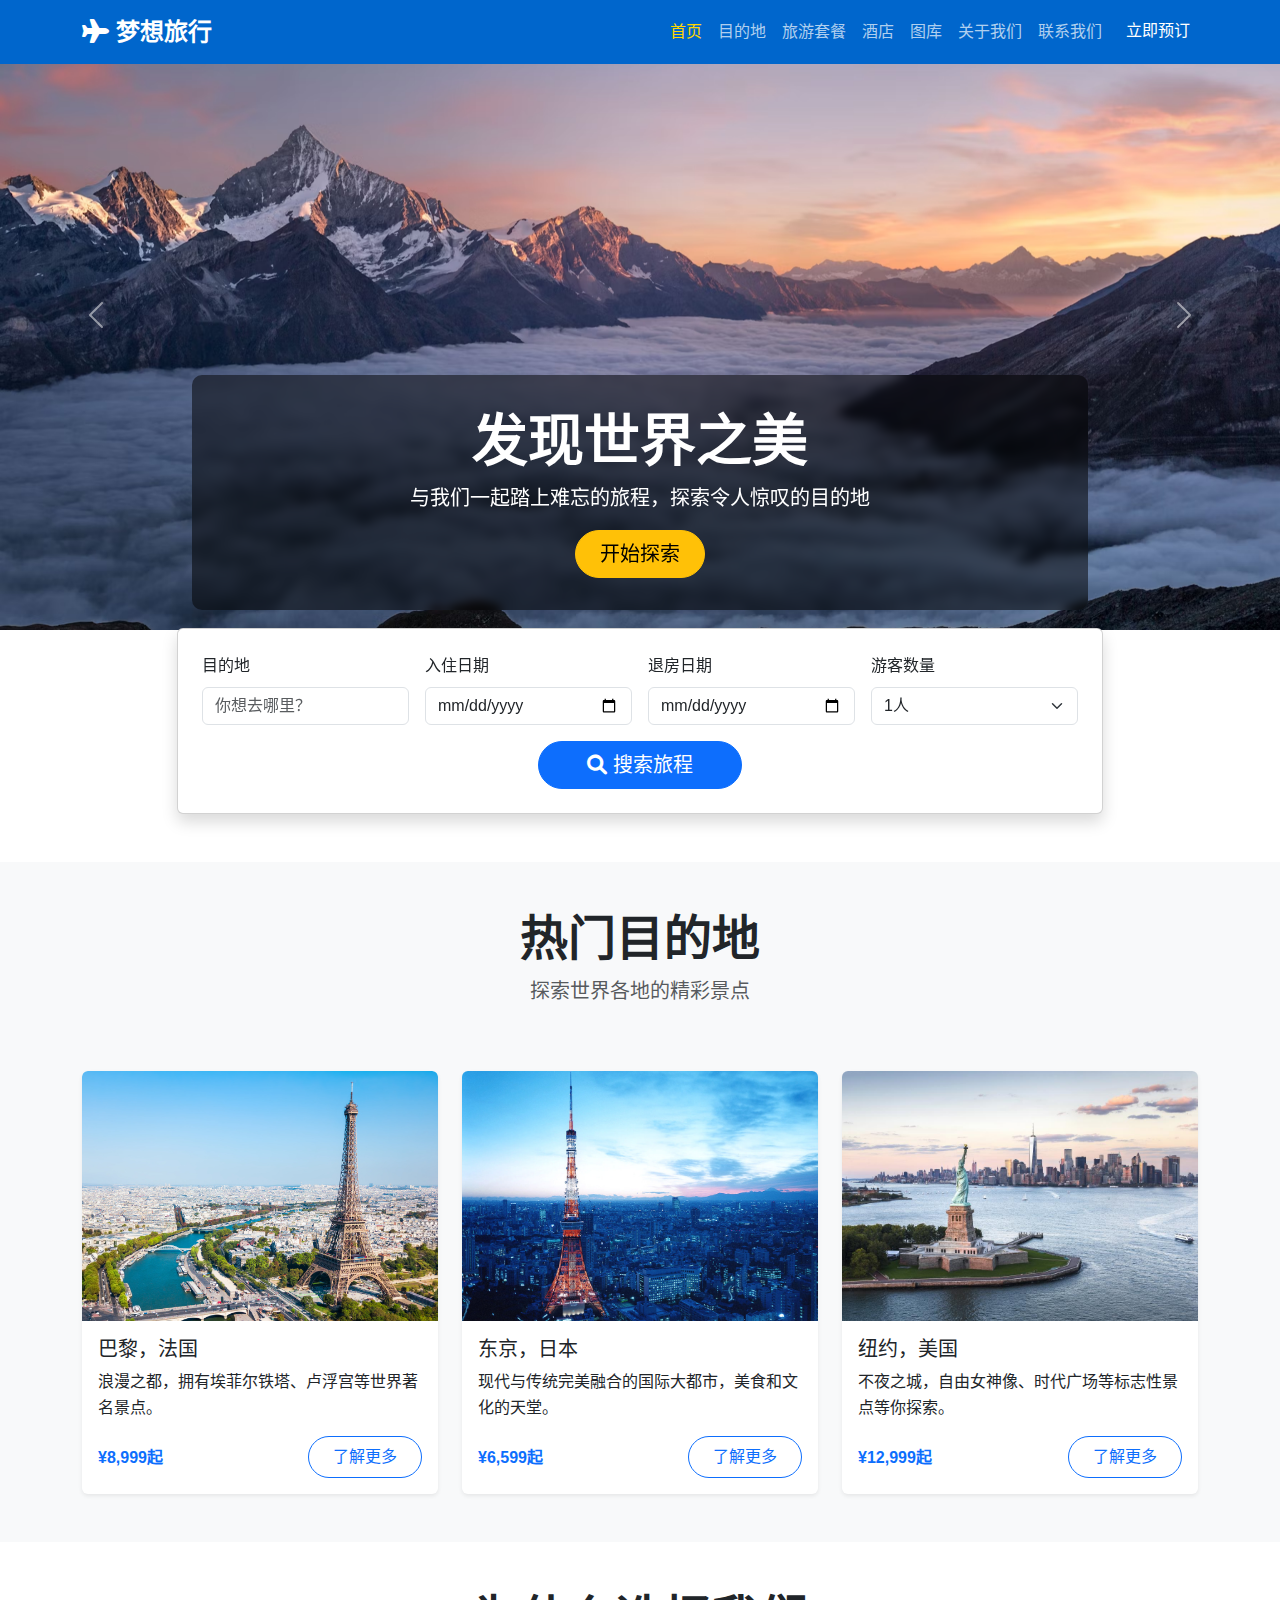
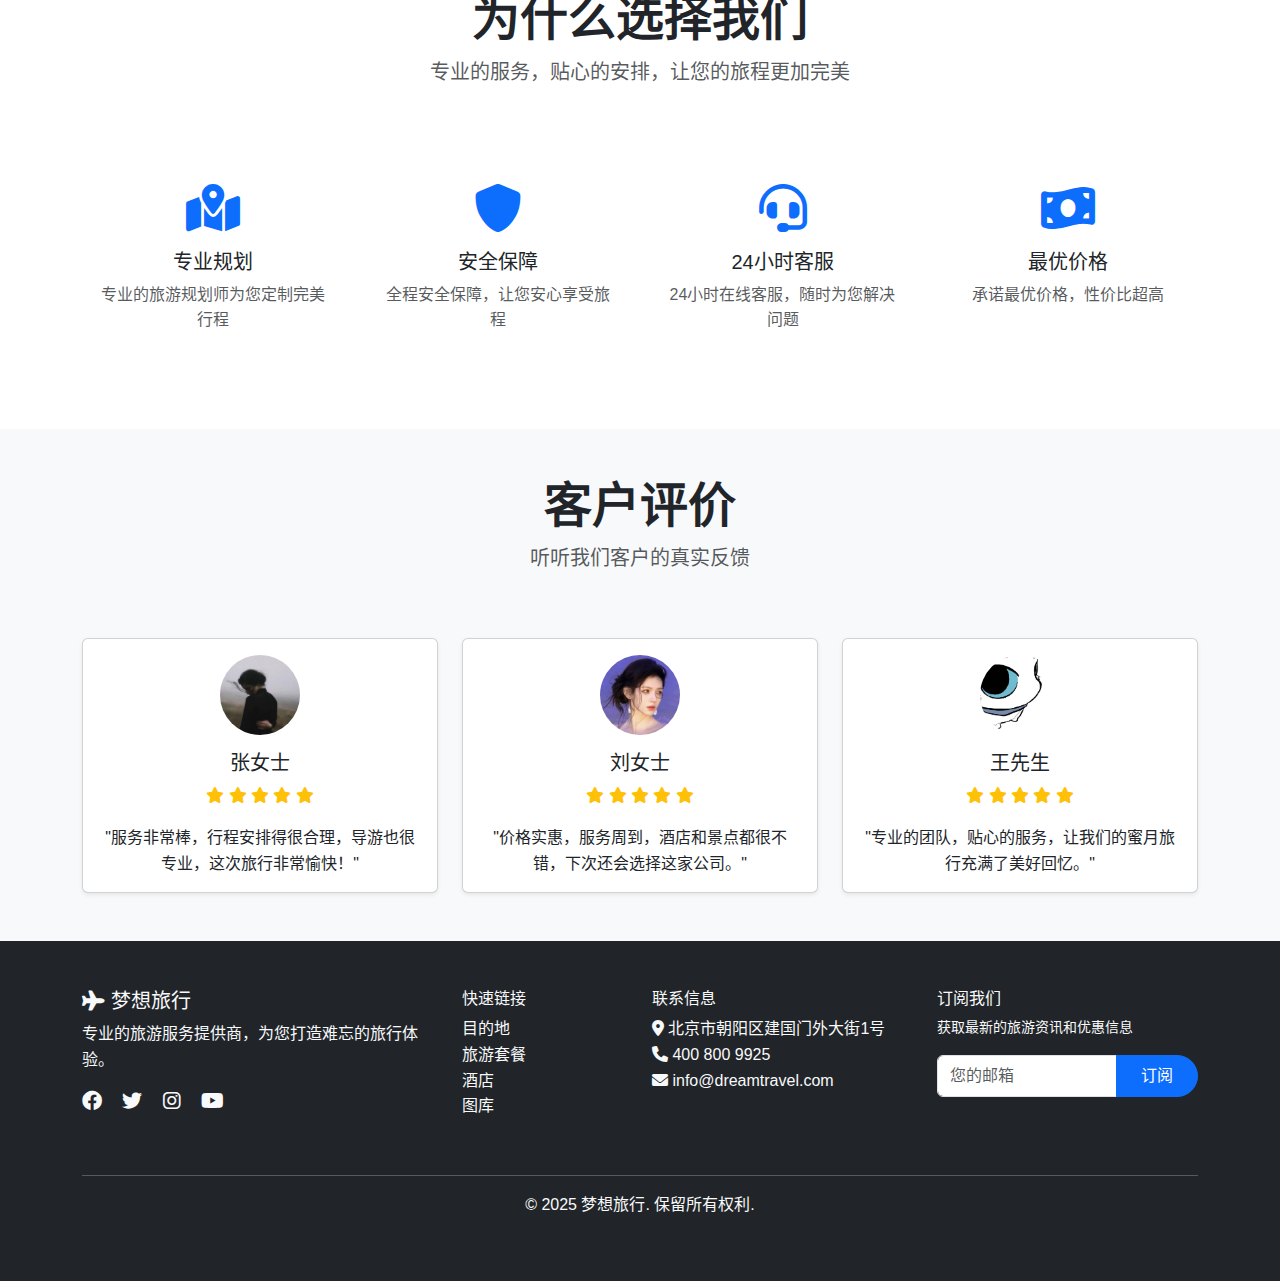
<file: index.html>
<!DOCTYPE html>
<html lang="zh-CN">
<head>
    <meta charset="UTF-8">
    <meta name="viewport" content="width=device-width, initial-scale=1.0">
    <title>梦想旅行 - 发现世界之美</title>
    <link href="https://cdn.jsdelivr.net/npm/bootstrap@5.3.0/dist/css/bootstrap.min.css" rel="stylesheet">
    <link href="https://cdnjs.cloudflare.com/ajax/libs/font-awesome/6.0.0/css/all.min.css" rel="stylesheet">
    <link href="css/style.css" rel="stylesheet">
</head>
<body>
    <!-- 导航栏 -->
    <nav class="navbar navbar-expand-lg navbar-dark bg-primary fixed-top">
        <div class="container">
            <a class="navbar-brand" href="#"><i class="fas fa-plane"></i> 梦想旅行</a>
            <button class="navbar-toggler" type="button" data-bs-toggle="collapse" data-bs-target="#navbarNav">
                <span class="navbar-toggler-icon"></span>
            </button>
            <div class="collapse navbar-collapse" id="navbarNav">
                <ul class="navbar-nav ms-auto">
                    <li class="nav-item"><a class="nav-link active" href="index.html">首页</a></li>
                    <li class="nav-item"><a class="nav-link" href="destinations.html">目的地</a></li>
                    <li class="nav-item"><a class="nav-link" href="tours.html">旅游套餐</a></li>
                    <li class="nav-item"><a class="nav-link" href="hotels.html">酒店</a></li>
                    <li class="nav-item"><a class="nav-link" href="gallery.html">图库</a></li>
                    <li class="nav-item"><a class="nav-link" href="about.html">关于我们</a></li>
                    <li class="nav-item"><a class="nav-link" href="contact.html">联系我们</a></li>
                    <li class="nav-item"><a class="nav-link btn btn-outline-light ms-2" href="booking.html">立即预订</a></li>
                </ul>
            </div>
        </div>
    </nav>

    <!-- 英雄区域 -->
    <section class="hero-section">
        <div id="heroCarousel" class="carousel slide" data-bs-ride="carousel">
            <div class="carousel-inner">
                <div class="carousel-item active">
                    <img src="img/banner/photo-1506905925346-21bda4d32df4.avif" class="d-block w-100" alt="美丽山景">
                    <div class="carousel-caption d-none d-md-block">
                        <h1 class="display-4 fw-bold">发现世界之美</h1>
                        <p class="lead">与我们一起踏上难忘的旅程，探索令人惊叹的目的地</p>
                        <a href="tours.html" class="btn btn-warning btn-lg">开始探索</a>
                    </div>
                </div>
                <div class="carousel-item">
                    <img src="img/banner/photo-1507525428034-b723cf961d3e.avif" class="d-block w-100" alt="海滩度假">
                    <div class="carousel-caption d-none d-md-block">
                        <h1 class="display-4 fw-bold">海滩度假天堂</h1>
                        <p class="lead">享受阳光、沙滩和海浪的完美假期</p>
                        <a href="destinations.html" class="btn btn-warning btn-lg">查看目的地</a>
                    </div>
                </div>
                <div class="carousel-item">
                    <img src="img/london.avif" class="d-block w-100" alt="城市探索">
                    <div class="carousel-caption d-none d-md-block">
                        <h1 class="display-4 fw-bold">城市文化探索</h1>
                        <p class="lead">感受不同城市的文化魅力和历史底蕴</p>
                        <a href="tours.html" class="btn btn-warning btn-lg">预订行程</a>
                    </div>
                </div>
            </div>
            <button class="carousel-control-prev" type="button" data-bs-target="#heroCarousel" data-bs-slide="prev">
                <span class="carousel-control-prev-icon"></span>
            </button>
            <button class="carousel-control-next" type="button" data-bs-target="#heroCarousel" data-bs-slide="next">
                <span class="carousel-control-next-icon"></span>
            </button>
        </div>
    </section>

    <!-- 搜索栏 -->
    <section class="search-section py-5">
        <div class="container">
            <div class="row justify-content-center">
                <div class="col-lg-10">
                    <div class="card shadow">
                        <div class="card-body p-4">
                            <form class="row g-3">
                                <div class="col-md-3">
                                    <label class="form-label">目的地</label>
                                    <input type="text" class="form-control" placeholder="你想去哪里？">
                                </div>
                                <div class="col-md-3">
                                    <label class="form-label">入住日期</label>
                                    <input type="date" class="form-control">
                                </div>
                                <div class="col-md-3">
                                    <label class="form-label">退房日期</label>
                                    <input type="date" class="form-control">
                                </div>
                                <div class="col-md-3">
                                    <label class="form-label">游客数量</label>
                                    <select class="form-select">
                                        <option>1人</option>
                                        <option>2人</option>
                                        <option>3-4人</option>
                                        <option>5人以上</option>
                                    </select>
                                </div>
                                <div class="col-12 text-center">
                                    <button type="submit" class="btn btn-primary btn-lg px-5">
                                        <i class="fas fa-search"></i> 搜索旅程
                                    </button>
                                </div>
                            </form>
                        </div>
                    </div>
                </div>
            </div>
        </div>
    </section>

    <!-- 热门目的地 -->
    <section class="destinations-section py-5 bg-light">
        <div class="container">
            <div class="row mb-5">
                <div class="col-12 text-center">
                    <h2 class="display-5 fw-bold">热门目的地</h2>
                    <p class="lead text-muted">探索世界各地的精彩景点</p>
                </div>
            </div>
            <div class="row g-4">
                <div class="col-lg-4 col-md-6">
                    <div class="card destination-card h-100 shadow-sm">
                        <img src="img/paris.jpg" class="card-img-top" alt="巴黎">
                        <div class="card-body">
                            <h5 class="card-title">巴黎，法国</h5>
                            <p class="card-text">浪漫之都，拥有埃菲尔铁塔、卢浮宫等世界著名景点。</p>
                            <div class="d-flex justify-content-between align-items-center">
                                <span class="text-primary fw-bold">¥8,999起</span>
                                <a href="destination-detail.html" class="btn btn-outline-primary">了解更多</a>
                            </div>
                        </div>
                    </div>
                </div>
                <div class="col-lg-4 col-md-6">
                    <div class="card destination-card h-100 shadow-sm">
                        <img src="img/tokyo.jpg" alt="东京">
                        <div class="card-body">
                            <h5 class="card-title">东京，日本</h5>
                            <p class="card-text">现代与传统完美融合的国际大都市，美食和文化的天堂。</p>
                            <div class="d-flex justify-content-between align-items-center">
                                <span class="text-primary fw-bold">¥6,599起</span>
                                <a href="destination-detail.html" class="btn btn-outline-primary">了解更多</a>
                            </div>
                        </div>
                    </div>
                </div>
                <div class="col-lg-4 col-md-6">
                    <div class="card destination-card h-100 shadow-sm">
                        <img src="img/new york.jpg" alt="纽约">
                        <div class="card-body">
                            <h5 class="card-title">纽约，美国</h5>
                            <p class="card-text">不夜之城，自由女神像、时代广场等标志性景点等你探索。</p>
                            <div class="d-flex justify-content-between align-items-center">
                                <span class="text-primary fw-bold">¥12,999起</span>
                                <a href="destination-detail.html" class="btn btn-outline-primary">了解更多</a>
                            </div>
                        </div>
                    </div>
                </div>
            </div>
        </div>
    </section>

    <!-- 特色服务 -->
    <section class="services-section py-5">
        <div class="container">
            <div class="row mb-5">
                <div class="col-12 text-center">
                    <h2 class="display-5 fw-bold">为什么选择我们</h2>
                    <p class="lead text-muted">专业的服务，贴心的安排，让您的旅程更加完美</p>
                </div>
            </div>
            <div class="row g-4">
                <div class="col-lg-3 col-md-6 text-center">
                    <div class="service-item">
                        <div class="service-icon mb-3">
                            <i class="fas fa-map-marked-alt fa-3x text-primary"></i>
                        </div>
                        <h5>专业规划</h5>
                        <p class="text-muted">专业的旅游规划师为您定制完美行程</p>
                    </div>
                </div>
                <div class="col-lg-3 col-md-6 text-center">
                    <div class="service-item">
                        <div class="service-icon mb-3">
                            <i class="fas fa-shield-alt fa-3x text-primary"></i>
                        </div>
                        <h5>安全保障</h5>
                        <p class="text-muted">全程安全保障，让您安心享受旅程</p>
                    </div>
                </div>
                <div class="col-lg-3 col-md-6 text-center">
                    <div class="service-item">
                        <div class="service-icon mb-3">
                            <i class="fas fa-headset fa-3x text-primary"></i>
                        </div>
                        <h5>24小时客服</h5>
                        <p class="text-muted">24小时在线客服，随时为您解决问题</p>
                    </div>
                </div>
                <div class="col-lg-3 col-md-6 text-center">
                    <div class="service-item">
                        <div class="service-icon mb-3">
                            <i class="fas fa-money-bill-wave fa-3x text-primary"></i>
                        </div>
                        <h5>最优价格</h5>
                        <p class="text-muted">承诺最优价格，性价比超高</p>
                    </div>
                </div>
            </div>
        </div>
    </section>

    <!-- 客户评价 -->
    <section class="testimonials-section py-5 bg-light">
        <div class="container">
            <div class="row mb-5">
                <div class="col-12 text-center">
                    <h2 class="display-5 fw-bold">客户评价</h2>
                    <p class="lead text-muted">听听我们客户的真实反馈</p>
                </div>
            </div>
            <div class="row g-4">
                <div class="col-lg-4">
                    <div class="card h-100 shadow-sm">
                        <div class="card-body text-center">
                            <img src="img/headphoto/head_user_z.jpg" class="rounded-circle mb-3" width="80" height="80" alt="客户">
                            <h5 class="card-title">张女士</h5>
                            <div class="text-warning mb-3">
                                <i class="fas fa-star"></i>
                                <i class="fas fa-star"></i>
                                <i class="fas fa-star"></i>
                                <i class="fas fa-star"></i>
                                <i class="fas fa-star"></i>
                            </div>
                            <p class="card-text">"服务非常棒，行程安排得很合理，导游也很专业，这次旅行非常愉快！"</p>
                        </div>
                    </div>
                </div>
                <div class="col-lg-4">
                    <div class="card h-100 shadow-sm">
                        <div class="card-body text-center">
                            <img src="img/headphoto/head_user_l.jpg" class="rounded-circle mb-3" width="80" height="80" alt="客户">
                            <h5 class="card-title">刘女士</h5>
                            <div class="text-warning mb-3">
                                <i class="fas fa-star"></i>
                                <i class="fas fa-star"></i>
                                <i class="fas fa-star"></i>
                                <i class="fas fa-star"></i>
                                <i class="fas fa-star"></i>
                            </div>
                            <p class="card-text">"价格实惠，服务周到，酒店和景点都很不错，下次还会选择这家公司。"</p>
                        </div>
                    </div>
                </div>
                <div class="col-lg-4">
                    <div class="card h-100 shadow-sm">
                        <div class="card-body text-center">
                            <img src="img/headphoto/head_user_w2.jpg" class="rounded-circle mb-3" width="80" height="80" alt="客户">
                            <h5 class="card-title">王先生</h5>
                            <div class="text-warning mb-3">
                                <i class="fas fa-star"></i>
                                <i class="fas fa-star"></i>
                                <i class="fas fa-star"></i>
                                <i class="fas fa-star"></i>
                                <i class="fas fa-star"></i>
                            </div>
                            <p class="card-text">"专业的团队，贴心的服务，让我们的蜜月旅行充满了美好回忆。"</p>
                        </div>
                    </div>
                </div>
            </div>
        </div>
    </section>

    <!-- 页脚 -->
    <footer class="bg-dark text-light py-5">
        <div class="container">
            <div class="row">
                <div class="col-lg-4 mb-4">
                    <h5><i class="fas fa-plane"></i> 梦想旅行</h5>
                    <p>专业的旅游服务提供商，为您打造难忘的旅行体验。</p>
                    <div class="social-links">
                        <a href="#" class="text-light me-3"><i class="fab fa-facebook fa-lg"></i></a>
                        <a href="#" class="text-light me-3"><i class="fab fa-twitter fa-lg"></i></a>
                        <a href="#" class="text-light me-3"><i class="fab fa-instagram fa-lg"></i></a>
                        <a href="#" class="text-light"><i class="fab fa-youtube fa-lg"></i></a>
                    </div>
                </div>
                <div class="col-lg-2 col-md-6 mb-4">
                    <h6>快速链接</h6>
                    <ul class="list-unstyled">
                        <li><a href="destinations.html" class="text-light text-decoration-none">目的地</a></li>
                        <li><a href="tours.html" class="text-light text-decoration-none">旅游套餐</a></li>
                        <li><a href="hotels.html" class="text-light text-decoration-none">酒店</a></li>
                        <li><a href="gallery.html" class="text-light text-decoration-none">图库</a></li>
                    </ul>
                </div>
                <div class="col-lg-3 col-md-6 mb-4">
                    <h6>联系信息</h6>
                    <ul class="list-unstyled">
                        <li><i class="fas fa-map-marker-alt"></i> 北京市朝阳区建国门外大街1号</li>
                        <li><i class="fas fa-phone"></i> 400 800 9925</li>
                        <li><i class="fas fa-envelope"></i> info@dreamtravel.com</li>
                    </ul>
                </div>
                <div class="col-lg-3 mb-4">
                    <h6>订阅我们</h6>
                    <p class="small">获取最新的旅游资讯和优惠信息</p>
                    <div class="input-group">
                        <input type="email" class="form-control" placeholder="您的邮箱">
                        <button class="btn btn-primary" type="button">订阅</button>
                    </div>
                </div>
            </div>
            <hr>
            <div class="row">
                <div class="col-12 text-center">
                    <p>&copy; 2025 梦想旅行. 保留所有权利.</p>
                </div>
            </div>
        </div>
    </footer>

    <script src="https://cdn.jsdelivr.net/npm/bootstrap@5.3.0/dist/js/bootstrap.bundle.min.js"></script>
    <script src="js/script.js"></script>
</body>
</html>
</file>
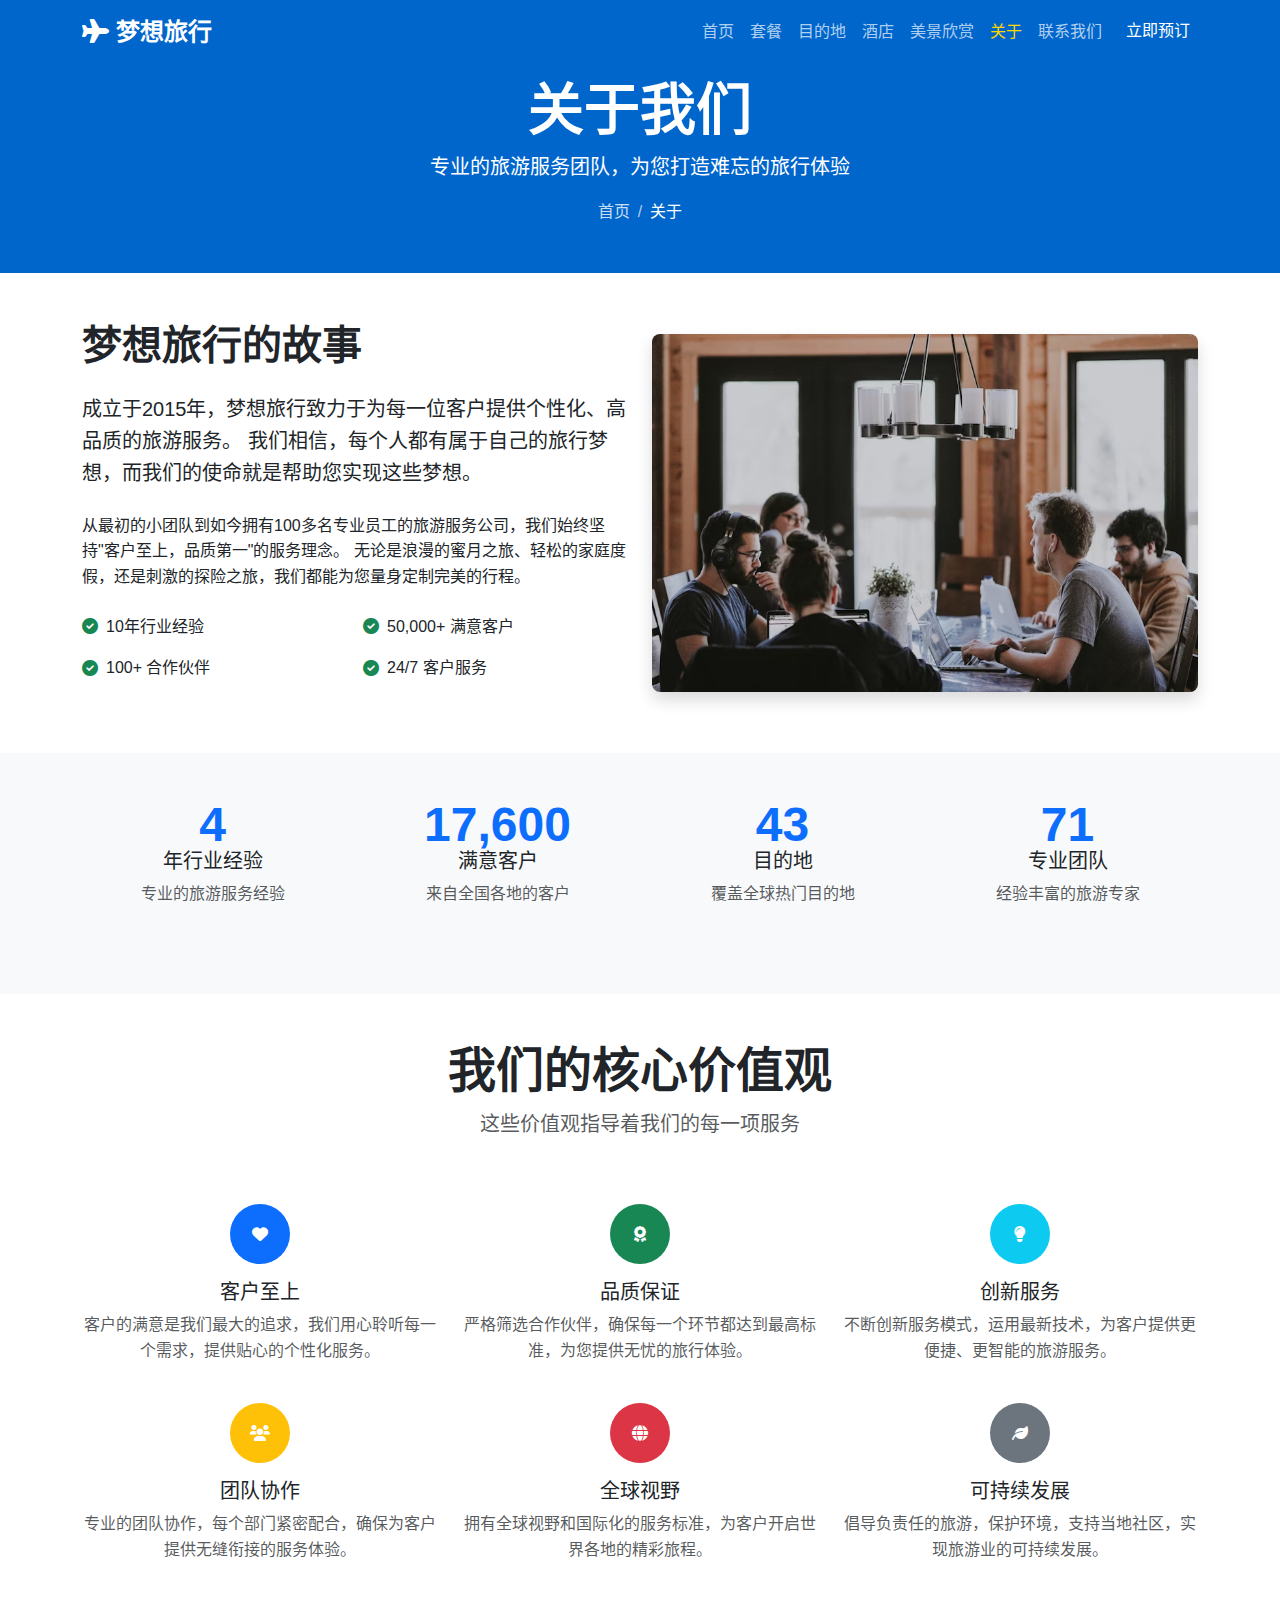
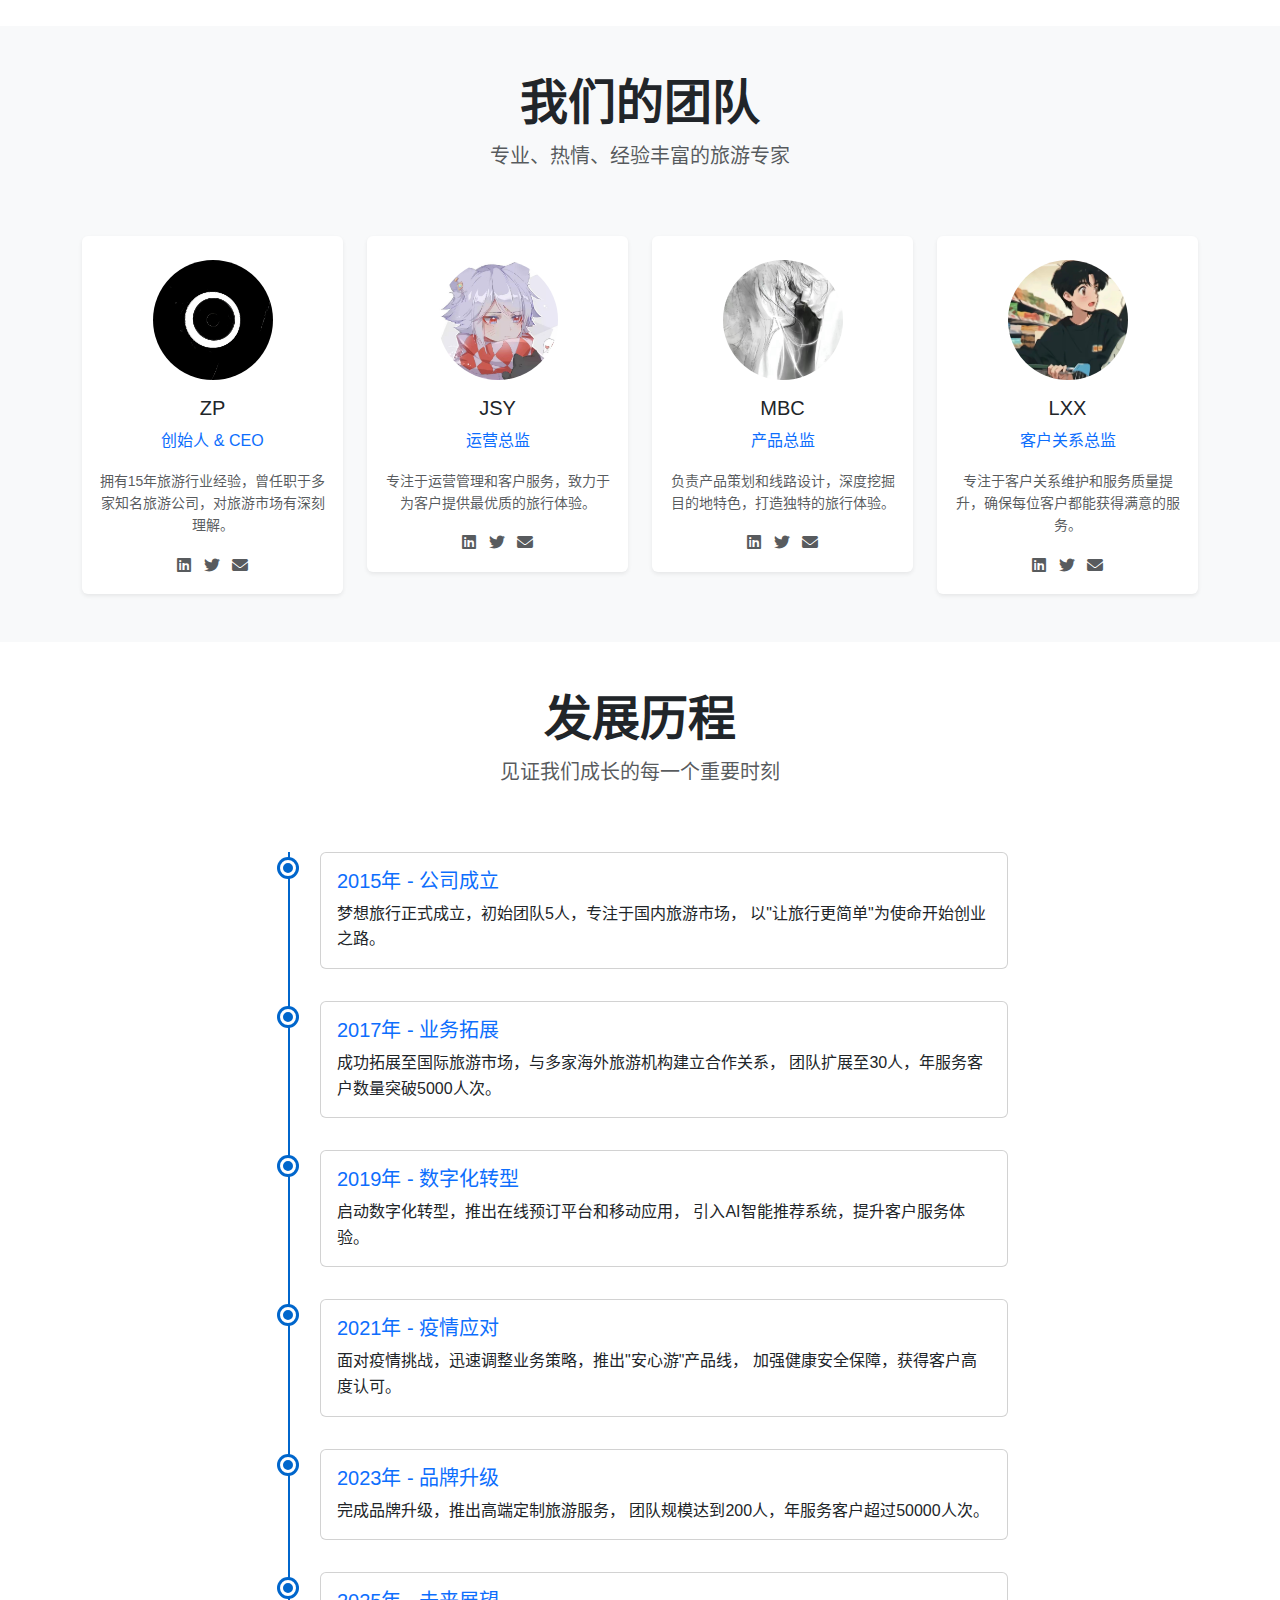
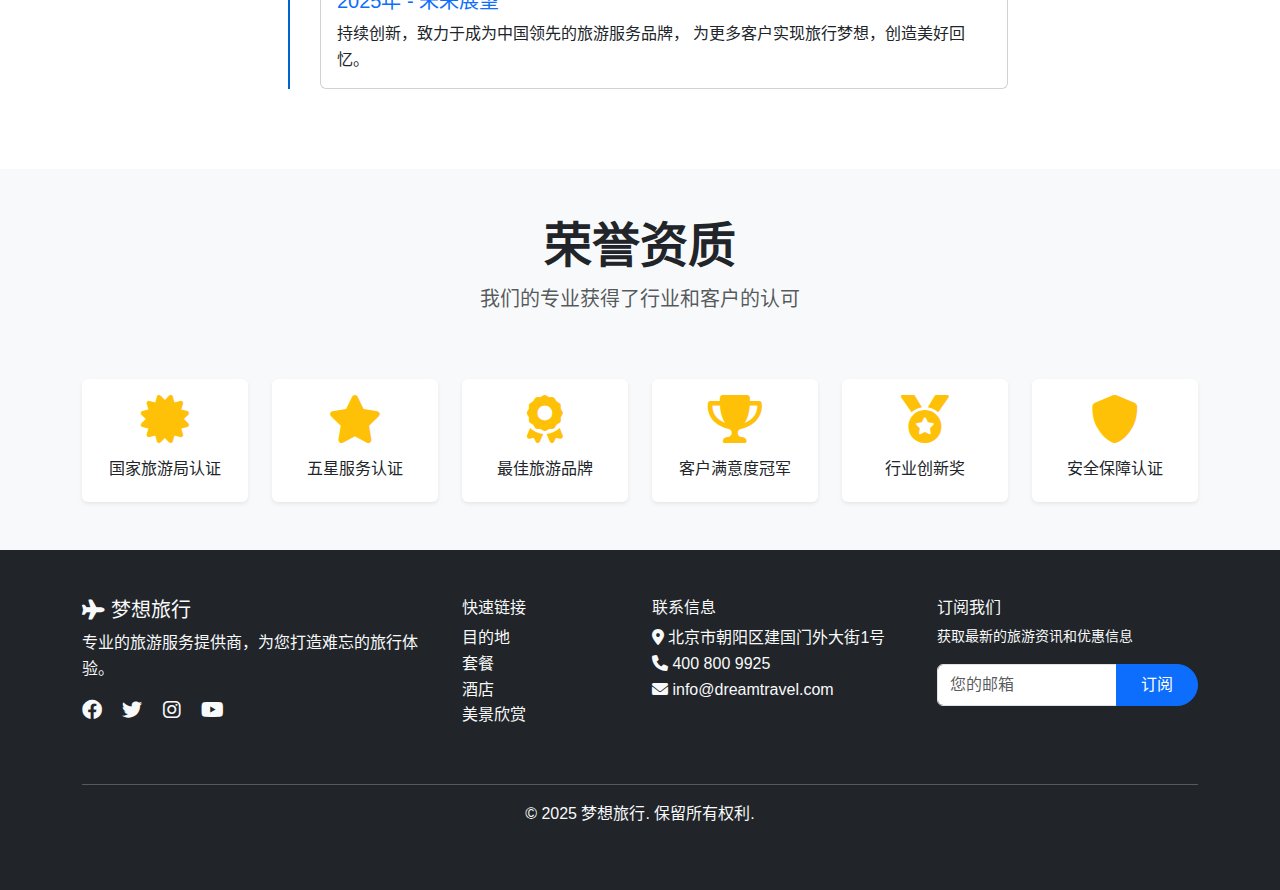
<file: about.html>
<!DOCTYPE html>
<html lang="zh-CN">
<head>
    <meta charset="UTF-8">
    <meta name="viewport" content="width=device-width, initial-scale=1.0">
    <title>关于我们 - 梦想旅行</title>
    <link href="https://cdn.jsdelivr.net/npm/bootstrap@5.3.0/dist/css/bootstrap.min.css" rel="stylesheet">
    <link href="https://cdnjs.cloudflare.com/ajax/libs/font-awesome/6.0.0/css/all.min.css" rel="stylesheet">
    <link href="css/style.css" rel="stylesheet">
</head>
<body>
    <!-- 导航栏 -->
    <nav class="navbar navbar-expand-lg navbar-dark bg-primary fixed-top">
        <div class="container">
            <a class="navbar-brand" href="index.html"><i class="fas fa-plane"></i> 梦想旅行</a>
            <button class="navbar-toggler" type="button" data-bs-toggle="collapse" data-bs-target="#navbarNav">
                <span class="navbar-toggler-icon"></span>
            </button>
            <div class="collapse navbar-collapse" id="navbarNav">
                <ul class="navbar-nav ms-auto">
                    <li class="nav-item"><a class="nav-link active" href="index.html">首页</a></li>
                    <li class="nav-item"><a class="nav-link" href="tours.html">套餐</a></li>
                    <li class="nav-item"><a class="nav-link" href="destinations.html">目的地</a></li>
                    <li class="nav-item"><a class="nav-link" href="hotels.html">酒店</a></li>
                    <li class="nav-item"><a class="nav-link" href="gallery.html">美景欣赏</a></li>
                    <li class="nav-item"><a class="nav-link" href="about.html">关于</a></li>
                    <li class="nav-item"><a class="nav-link" href="contact.html">联系我们</a></li>
                    <li class="nav-item"><a class="nav-link btn btn-outline-light ms-2" href="booking.html">立即预订</a></li>
                </ul>
            </div>
        </div>
    </nav>

    <!-- 页面头部 -->
    <div class="page-header">
        <div class="container">
            <div class="row">
                <div class="col-12 text-center">
                    <h1 class="display-4 fw-bold">关于我们</h1>
                    <p class="lead">专业的旅游服务团队，为您打造难忘的旅行体验</p>
                    <nav aria-label="breadcrumb">
                        <ol class="breadcrumb justify-content-center">
                            <li class="breadcrumb-item"><a href="index.html">首页</a></li>
                            <li class="breadcrumb-item active">关于</li>
                        </ol>
                    </nav>
                </div>
            </div>
        </div>
    </div>

    <!-- 公司介绍 -->
    <section class="py-5">
        <div class="container">
            <div class="row align-items-center">
                <div class="col-lg-6 mb-4">
                    <h2 class="display-6 fw-bold mb-4">梦想旅行的故事</h2>
                    <p class="lead mb-4">
                        成立于2015年，梦想旅行致力于为每一位客户提供个性化、高品质的旅游服务。
                        我们相信，每个人都有属于自己的旅行梦想，而我们的使命就是帮助您实现这些梦想。
                    </p>
                    <p class="mb-4">
                        从最初的小团队到如今拥有100多名专业员工的旅游服务公司，我们始终坚持"客户至上，品质第一"的服务理念。
                        无论是浪漫的蜜月之旅、轻松的家庭度假，还是刺激的探险之旅，我们都能为您量身定制完美的行程。
                    </p>
                    <div class="row g-3">
                        <div class="col-6">
                            <div class="d-flex align-items-center">
                                <i class="fas fa-check-circle text-success me-2"></i>
                                <span>10年行业经验</span>
                            </div>
                        </div>
                        <div class="col-6">
                            <div class="d-flex align-items-center">
                                <i class="fas fa-check-circle text-success me-2"></i>
                                <span>50,000+ 满意客户</span>
                            </div>
                        </div>
                        <div class="col-6">
                            <div class="d-flex align-items-center">
                                <i class="fas fa-check-circle text-success me-2"></i>
                                <span>100+ 合作伙伴</span>
                            </div>
                        </div>
                        <div class="col-6">
                            <div class="d-flex align-items-center">
                                <i class="fas fa-check-circle text-success me-2"></i>
                                <span>24/7 客户服务</span>
                            </div>
                        </div>
                    </div>
                </div>
                <div class="col-lg-6">
                    <img src="img/about.avif" class="img-fluid rounded-3 shadow" alt="团队合作">
                </div>
            </div>
        </div>
    </section>

    <!-- 公司数据 -->
    <section class="py-5 bg-light">
        <div class="container">
            <div class="row text-center">
                <div class="col-lg-3 col-md-6 mb-4">
                    <div class="stat-number text-primary" data-target="10">0</div>
                    <h5>年行业经验</h5>
                    <p class="text-muted">专业的旅游服务经验</p>
                </div>
                <div class="col-lg-3 col-md-6 mb-4">
                    <div class="stat-number text-primary" data-target="50000">0</div>
                    <h5>满意客户</h5>
                    <p class="text-muted">来自全国各地的客户</p>
                </div>
                <div class="col-lg-3 col-md-6 mb-4">
                    <div class="stat-number text-primary" data-target="120">0</div>
                    <h5>目的地</h5>
                    <p class="text-muted">覆盖全球热门目的地</p>
                </div>
                <div class="col-lg-3 col-md-6 mb-4">
                    <div class="stat-number text-primary" data-target="200">0</div>
                    <h5>专业团队</h5>
                    <p class="text-muted">经验丰富的旅游专家</p>
                </div>
            </div>
        </div>
    </section>

    <!-- 核心价值观 -->
    <section class="py-5">
        <div class="container">
            <div class="row mb-5">
                <div class="col-12 text-center">
                    <h2 class="display-5 fw-bold">我们的核心价值观</h2>
                    <p class="lead text-muted">这些价值观指导着我们的每一项服务</p>
                </div>
            </div>
            <div class="row g-4">
                <div class="col-lg-4 col-md-6 text-center">
                    <div class="feature-icon bg-primary text-white mb-3">
                        <i class="fas fa-heart"></i>
                    </div>
                    <h5>客户至上</h5>
                    <p class="text-muted">客户的满意是我们最大的追求，我们用心聆听每一个需求，提供贴心的个性化服务。</p>
                </div>
                <div class="col-lg-4 col-md-6 text-center">
                    <div class="feature-icon bg-success text-white mb-3">
                        <i class="fas fa-award"></i>
                    </div>
                    <h5>品质保证</h5>
                    <p class="text-muted">严格筛选合作伙伴，确保每一个环节都达到最高标准，为您提供无忧的旅行体验。</p>
                </div>
                <div class="col-lg-4 col-md-6 text-center">
                    <div class="feature-icon bg-info text-white mb-3">
                        <i class="fas fa-lightbulb"></i>
                    </div>
                    <h5>创新服务</h5>
                    <p class="text-muted">不断创新服务模式，运用最新技术，为客户提供更便捷、更智能的旅游服务。</p>
                </div>
                <div class="col-lg-4 col-md-6 text-center">
                    <div class="feature-icon bg-warning text-white mb-3">
                        <i class="fas fa-users"></i>
                    </div>
                    <h5>团队协作</h5>
                    <p class="text-muted">专业的团队协作，每个部门紧密配合，确保为客户提供无缝衔接的服务体验。</p>
                </div>
                <div class="col-lg-4 col-md-6 text-center">
                    <div class="feature-icon bg-danger text-white mb-3">
                        <i class="fas fa-globe"></i>
                    </div>
                    <h5>全球视野</h5>
                    <p class="text-muted">拥有全球视野和国际化的服务标准，为客户开启世界各地的精彩旅程。</p>
                </div>
                <div class="col-lg-4 col-md-6 text-center">
                    <div class="feature-icon bg-secondary text-white mb-3">
                        <i class="fas fa-leaf"></i>
                    </div>
                    <h5>可持续发展</h5>
                    <p class="text-muted">倡导负责任的旅游，保护环境，支持当地社区，实现旅游业的可持续发展。</p>
                </div>
            </div>
        </div>
    </section>

    <!-- 团队介绍 -->
    <section class="py-5 bg-light">
        <div class="container">
            <div class="row mb-5">
                <div class="col-12 text-center">
                    <h2 class="display-5 fw-bold">我们的团队</h2>
                    <p class="lead text-muted">专业、热情、经验丰富的旅游专家</p>
                </div>
            </div>
            <div class="row g-4">
                <div class="col-lg-3 col-md-6 text-center">
                    <div class="card border-0 shadow-sm">
                        <img src="img/headphoto/head_z.png" class="card-img-top rounded-circle mx-auto mt-4" style="width: 120px; height: 120px; object-fit: cover;" alt="张总">
                        <div class="card-body">
                            <h5 class="card-title">ZP</h5>
                            <p class="text-primary">创始人 & CEO</p>
                            <p class="card-text small text-muted">拥有15年旅游行业经验，曾任职于多家知名旅游公司，对旅游市场有深刻理解。</p>
                            <div class="social-links">
                                <a href="#" class="text-muted me-2"><i class="fab fa-linkedin"></i></a>
                                <a href="#" class="text-muted me-2"><i class="fab fa-twitter"></i></a>
                                <a href="#" class="text-muted"><i class="fas fa-envelope"></i></a>
                            </div>
                        </div>
                    </div>
                </div>
                <div class="col-lg-3 col-md-6 text-center">
                    <div class="card border-0 shadow-sm">
                        <img src="img/headphoto/head_j.jpg" class="card-img-top rounded-circle mx-auto mt-4" style="width: 120px; height: 120px; object-fit: cover;" alt="李总">
                        <div class="card-body">
                            <h5 class="card-title">JSY</h5>
                            <p class="text-primary">运营总监</p>
                            <p class="card-text small text-muted">专注于运营管理和客户服务，致力于为客户提供最优质的旅行体验。</p>
                            <div class="social-links">
                                <a href="#" class="text-muted me-2"><i class="fab fa-linkedin"></i></a>
                                <a href="#" class="text-muted me-2"><i class="fab fa-twitter"></i></a>
                                <a href="#" class="text-muted"><i class="fas fa-envelope"></i></a>
                            </div>
                        </div>
                    </div>
                </div>
                <div class="col-lg-3 col-md-6 text-center">
                    <div class="card border-0 shadow-sm">
                        <img src="img/headphoto/head_m.jpg" class="card-img-top rounded-circle mx-auto mt-4" style="width: 120px; height: 120px; object-fit: cover;" alt="王总">
                        <div class="card-body">
                            <h5 class="card-title">MBC</h5>
                            <p class="text-primary">产品总监</p>
                            <p class="card-text small text-muted">负责产品策划和线路设计，深度挖掘目的地特色，打造独特的旅行体验。</p>
                            <div class="social-links">
                                <a href="#" class="text-muted me-2"><i class="fab fa-linkedin"></i></a>
                                <a href="#" class="text-muted me-2"><i class="fab fa-twitter"></i></a>
                                <a href="#" class="text-muted"><i class="fas fa-envelope"></i></a>
                            </div>
                        </div>
                    </div>
                </div>
                <div class="col-lg-3 col-md-6 text-center">
                    <div class="card border-0 shadow-sm">
                        <img src="img/headphoto/head_l.jpg" class="card-img-top rounded-circle mx-auto mt-4" style="width: 120px; height: 120px; object-fit: cover;" alt="陈总">
                        <div class="card-body">
                            <h5 class="card-title">LXX</h5>
                            <p class="text-primary">客户关系总监</p>
                            <p class="card-text small text-muted">专注于客户关系维护和服务质量提升，确保每位客户都能获得满意的服务。</p>
                            <div class="social-links">
                                <a href="#" class="text-muted me-2"><i class="fab fa-linkedin"></i></a>
                                <a href="#" class="text-muted me-2"><i class="fab fa-twitter"></i></a>
                                <a href="#" class="text-muted"><i class="fas fa-envelope"></i></a>
                            </div>
                        </div>
                    </div>
                </div>
            </div>
        </div>
    </section>

    <!-- 发展历程 -->
    <section class="py-5">
        <div class="container">
            <div class="row mb-5">
                <div class="col-12 text-center">
                    <h2 class="display-5 fw-bold">发展历程</h2>
                    <p class="lead text-muted">见证我们成长的每一个重要时刻</p>
                </div>
            </div>
            <div class="row">
                <div class="col-lg-8 mx-auto">
                    <div class="timeline">
                        <div class="timeline-item">
                            <div class="card">
                                <div class="card-body">
                                    <h5 class="card-title text-primary">2015年 - 公司成立</h5>
                                    <p class="card-text">
                                        梦想旅行正式成立，初始团队5人，专注于国内旅游市场，
                                        以"让旅行更简单"为使命开始创业之路。
                                    </p>
                                </div>
                            </div>
                        </div>
                        
                        <div class="timeline-item">
                            <div class="card">
                                <div class="card-body">
                                    <h5 class="card-title text-primary">2017年 - 业务拓展</h5>
                                    <p class="card-text">
                                        成功拓展至国际旅游市场，与多家海外旅游机构建立合作关系，
                                        团队扩展至30人，年服务客户数量突破5000人次。
                                    </p>
                                </div>
                            </div>
                        </div>
                        
                        <div class="timeline-item">
                            <div class="card">
                                <div class="card-body">
                                    <h5 class="card-title text-primary">2019年 - 数字化转型</h5>
                                    <p class="card-text">
                                        启动数字化转型，推出在线预订平台和移动应用，
                                        引入AI智能推荐系统，提升客户服务体验。
                                    </p>
                                </div>
                            </div>
                        </div>
                        
                        <div class="timeline-item">
                            <div class="card">
                                <div class="card-body">
                                    <h5 class="card-title text-primary">2021年 - 疫情应对</h5>
                                    <p class="card-text">
                                        面对疫情挑战，迅速调整业务策略，推出"安心游"产品线，
                                        加强健康安全保障，获得客户高度认可。
                                    </p>
                                </div>
                            </div>
                        </div>
                        
                        <div class="timeline-item">
                            <div class="card">
                                <div class="card-body">
                                    <h5 class="card-title text-primary">2023年 - 品牌升级</h5>
                                    <p class="card-text">
                                        完成品牌升级，推出高端定制旅游服务，
                                        团队规模达到200人，年服务客户超过50000人次。
                                    </p>
                                </div>
                            </div>
                        </div>
                        
                        <div class="timeline-item">
                            <div class="card">
                                <div class="card-body">
                                    <h5 class="card-title text-primary">2025年 - 未来展望</h5>
                                    <p class="card-text">
                                        持续创新，致力于成为中国领先的旅游服务品牌，
                                        为更多客户实现旅行梦想，创造美好回忆。
                                    </p>
                                </div>
                            </div>
                        </div>
                    </div>
                </div>
            </div>
        </div>
    </section>

    <!-- 荣誉资质 -->
    <section class="py-5 bg-light">
        <div class="container">
            <div class="row mb-5">
                <div class="col-12 text-center">
                    <h2 class="display-5 fw-bold">荣誉资质</h2>
                    <p class="lead text-muted">我们的专业获得了行业和客户的认可</p>
                </div>
            </div>
            <div class="row g-4 text-center">
                <div class="col-lg-2 col-md-4 col-6">
                    <div class="card border-0 shadow-sm h-100">
                        <div class="card-body">
                            <i class="fas fa-certificate fa-3x text-warning mb-3"></i>
                            <h6>国家旅游局认证</h6>
                        </div>
                    </div>
                </div>
                <div class="col-lg-2 col-md-4 col-6">
                    <div class="card border-0 shadow-sm h-100">
                        <div class="card-body">
                            <i class="fas fa-star fa-3x text-warning mb-3"></i>
                            <h6>五星服务认证</h6>
                        </div>
                    </div>
                </div>
                <div class="col-lg-2 col-md-4 col-6">
                    <div class="card border-0 shadow-sm h-100">
                        <div class="card-body">
                            <i class="fas fa-award fa-3x text-warning mb-3"></i>
                            <h6>最佳旅游品牌</h6>
                        </div>
                    </div>
                </div>
                <div class="col-lg-2 col-md-4 col-6">
                    <div class="card border-0 shadow-sm h-100">
                        <div class="card-body">
                            <i class="fas fa-trophy fa-3x text-warning mb-3"></i>
                            <h6>客户满意度冠军</h6>
                        </div>
                    </div>
                </div>
                <div class="col-lg-2 col-md-4 col-6">
                    <div class="card border-0 shadow-sm h-100">
                        <div class="card-body">
                            <i class="fas fa-medal fa-3x text-warning mb-3"></i>
                            <h6>行业创新奖</h6>
                        </div>
                    </div>
                </div>
                <div class="col-lg-2 col-md-4 col-6">
                    <div class="card border-0 shadow-sm h-100">
                        <div class="card-body">
                            <i class="fas fa-shield-alt fa-3x text-warning mb-3"></i>
                            <h6>安全保障认证</h6>
                        </div>
                    </div>
                </div>
            </div>
        </div>
    </section>

    <!-- 页脚 -->
    <footer class="bg-dark text-light py-5">
        <div class="container">
            <div class="row">
                <div class="col-lg-4 mb-4">
                    <h5><i class="fas fa-plane"></i> 梦想旅行</h5>
                    <p>专业的旅游服务提供商，为您打造难忘的旅行体验。</p>
                    <div class="social-links">
                        <a href="#" class="text-light me-3"><i class="fab fa-facebook fa-lg"></i></a>
                        <a href="#" class="text-light me-3"><i class="fab fa-twitter fa-lg"></i></a>
                        <a href="#" class="text-light me-3"><i class="fab fa-instagram fa-lg"></i></a>
                        <a href="#" class="text-light"><i class="fab fa-youtube fa-lg"></i></a>
                    </div>
                </div>
                <div class="col-lg-2 col-md-6 mb-4">
                    <h6>快速链接</h6>
                    <ul class="list-unstyled">
                        <li><a href="destinations.html" class="text-light text-decoration-none">目的地</a></li>
                        <li><a href="tours.html" class="text-light text-decoration-none">套餐</a></li>
                        <li><a href="hotels.html" class="text-light text-decoration-none">酒店</a></li>
                        <li><a href="gallery.html" class="text-light text-decoration-none">美景欣赏</a></li>
                    </ul>
                </div>
                <div class="col-lg-3 col-md-6 mb-4">
                    <h6>联系信息</h6>
                    <ul class="list-unstyled">
                        <li><i class="fas fa-map-marker-alt"></i> 北京市朝阳区建国门外大街1号</li>
                        <li><i class="fas fa-phone"></i> 400 800 9925</li>
                        <li><i class="fas fa-envelope"></i> info@dreamtravel.com</li>
                    </ul>
                </div>
                <div class="col-lg-3 mb-4">
                    <h6>订阅我们</h6>
                    <p class="small">获取最新的旅游资讯和优惠信息</p>
                    <div class="input-group">
                        <input type="email" class="form-control" placeholder="您的邮箱">
                        <button class="btn btn-primary" type="button">订阅</button>
                    </div>
                </div>
            </div>
            <hr>
            <div class="row">
                <div class="col-12 text-center">
                    <p>&copy; 2025 梦想旅行. 保留所有权利.</p>
                </div>
            </div>
        </div>
    </footer>

    <script src="https://cdn.jsdelivr.net/npm/bootstrap@5.3.0/dist/js/bootstrap.bundle.min.js"></script>
    <script src="js/script.js"></script>
    <script>
        document.addEventListener('DOMContentLoaded', function() {
            const navLinks = document.querySelectorAll('.navbar-nav .nav-link');
            const currentPage = window.location.pathname.split('/').pop();

            navLinks.forEach(link => {
                if (link.getAttribute('href') === currentPage) {
                    link.classList.add('active');
                } else {
                    link.classList.remove('active');
                }
            });
        });
    </script>
</body>
</html>
</file>
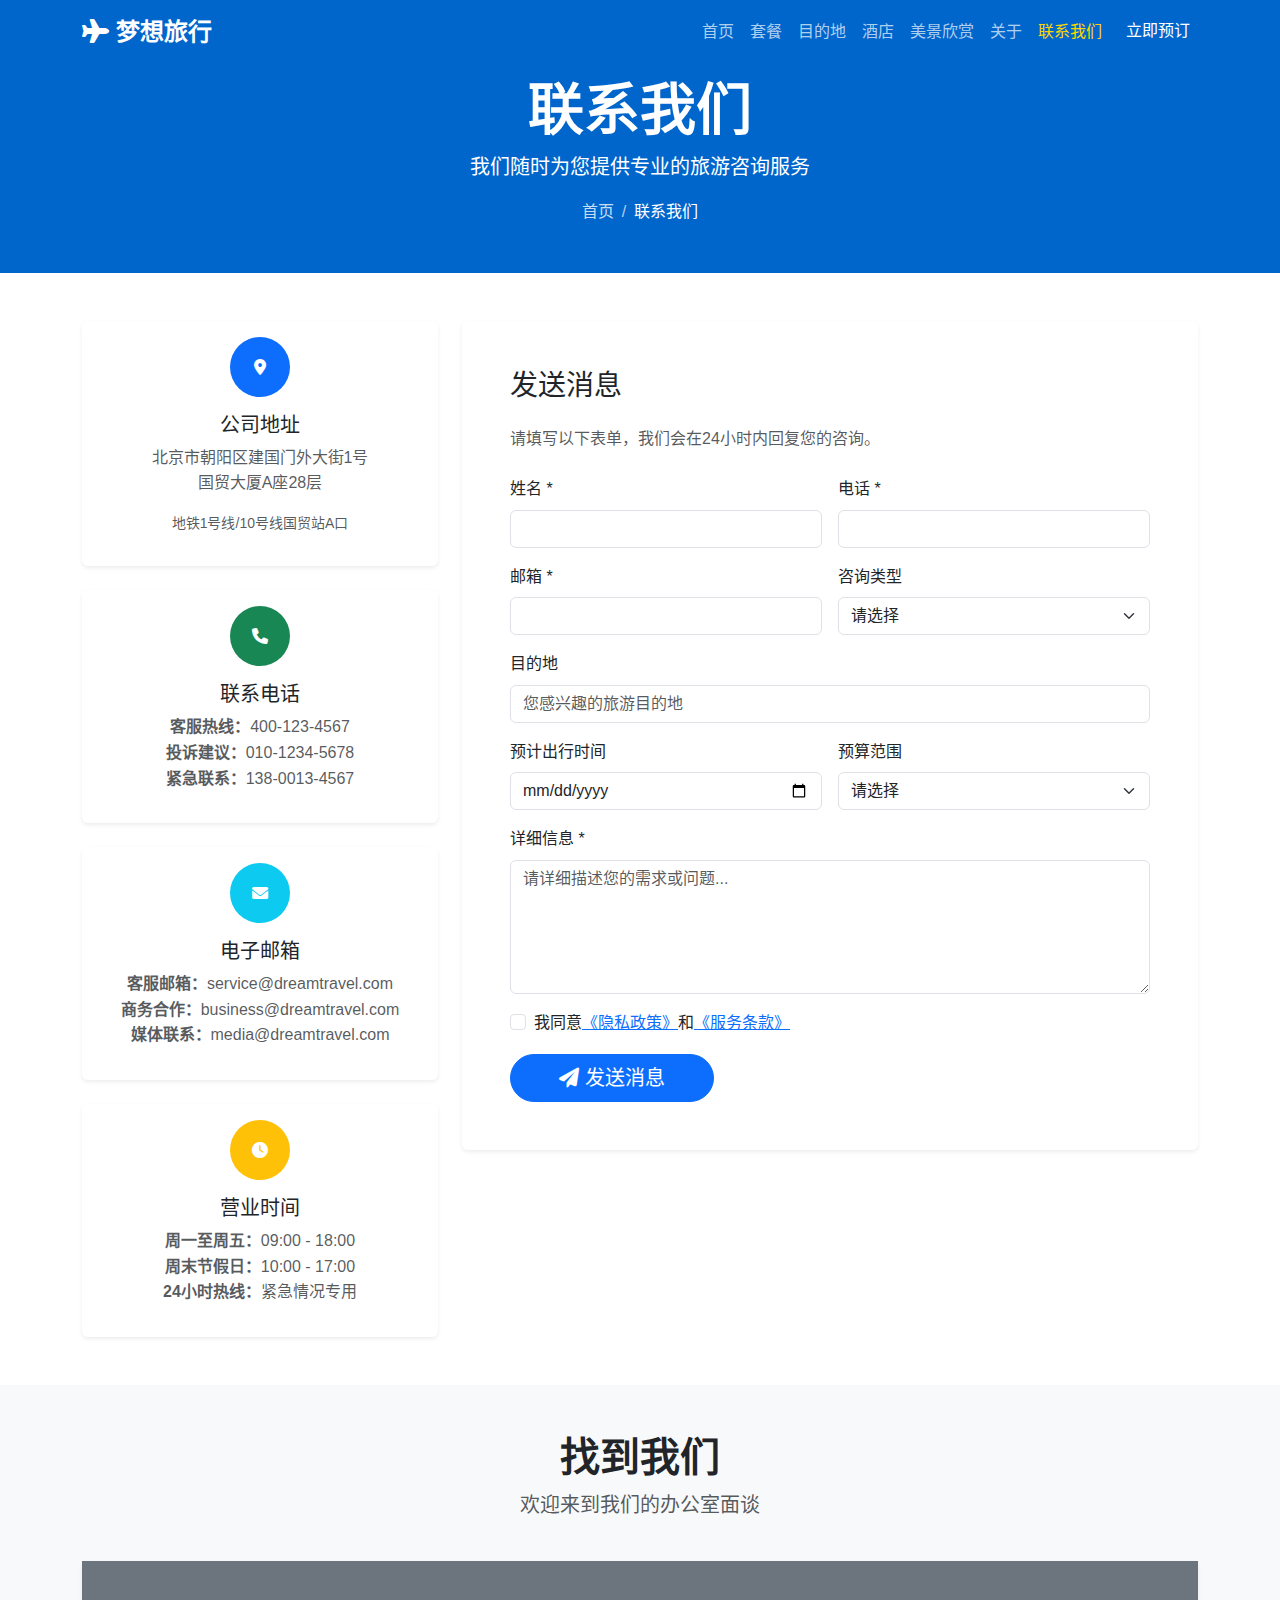
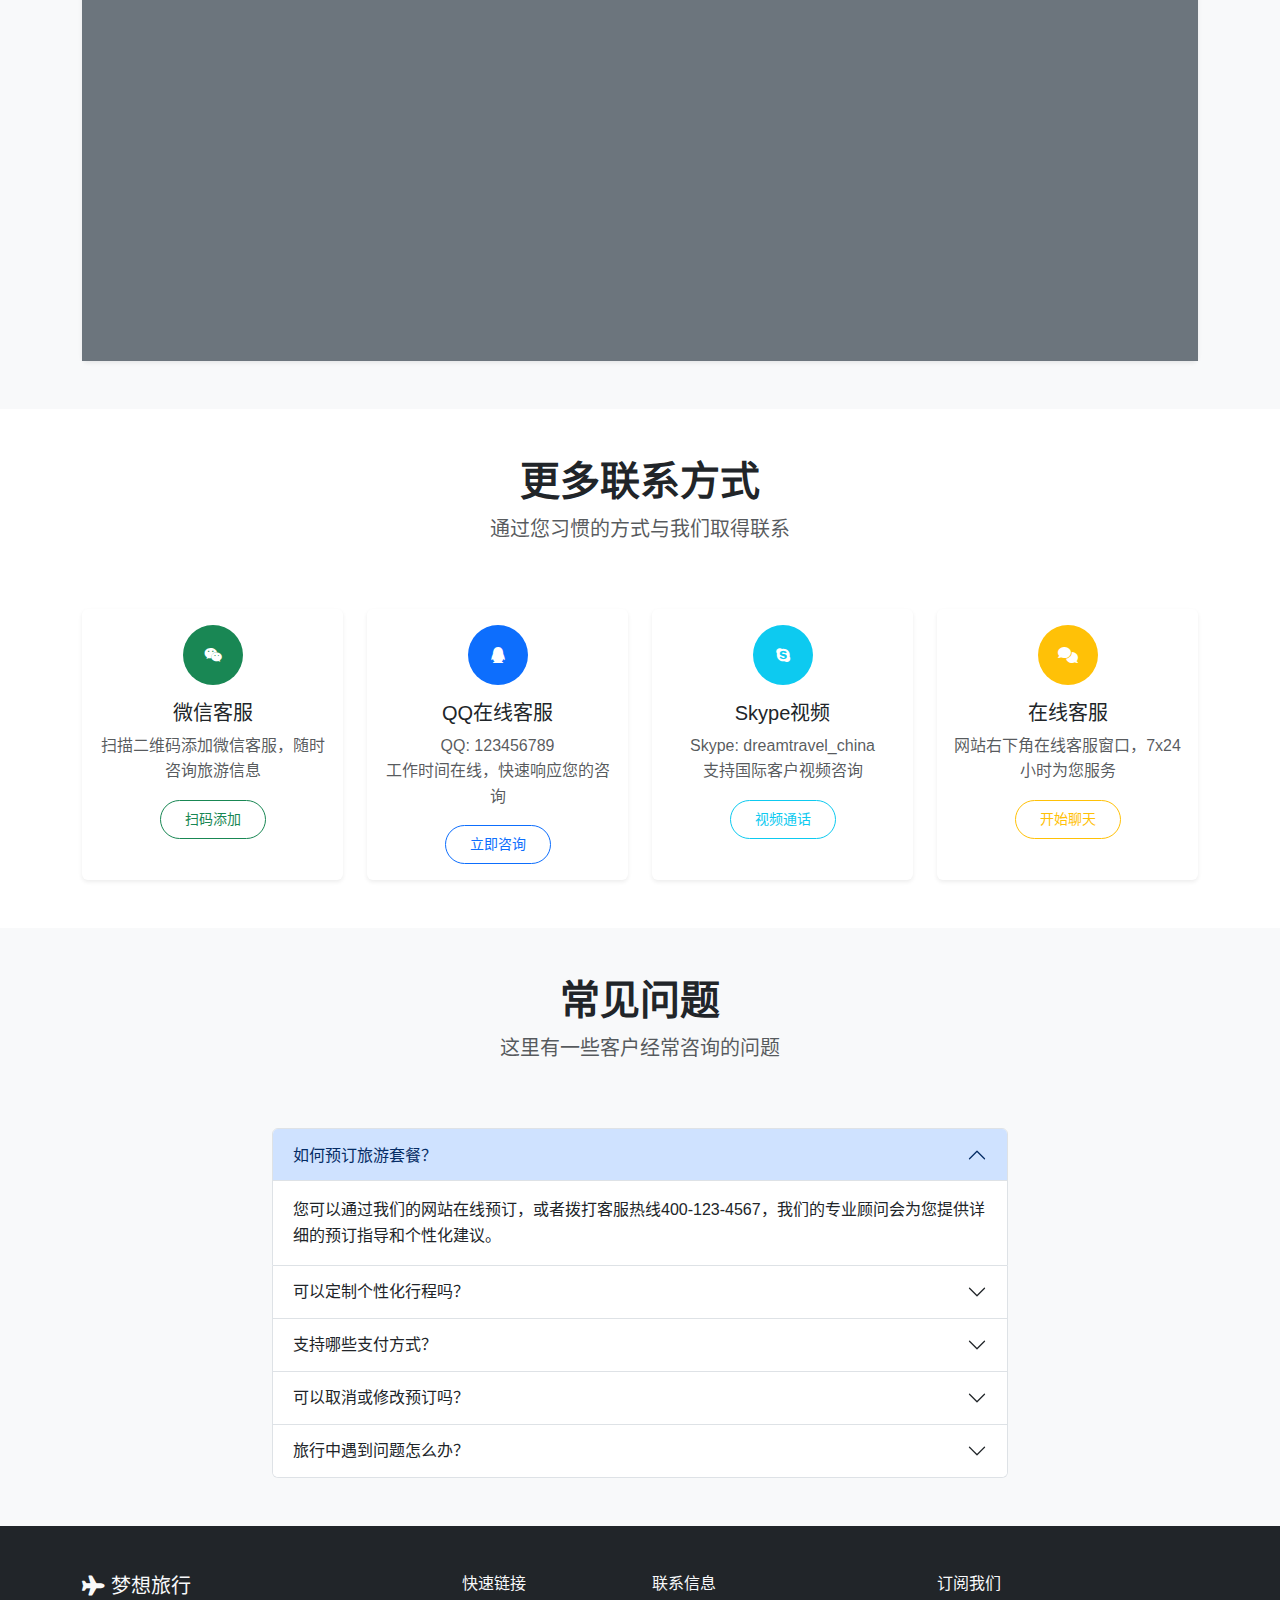
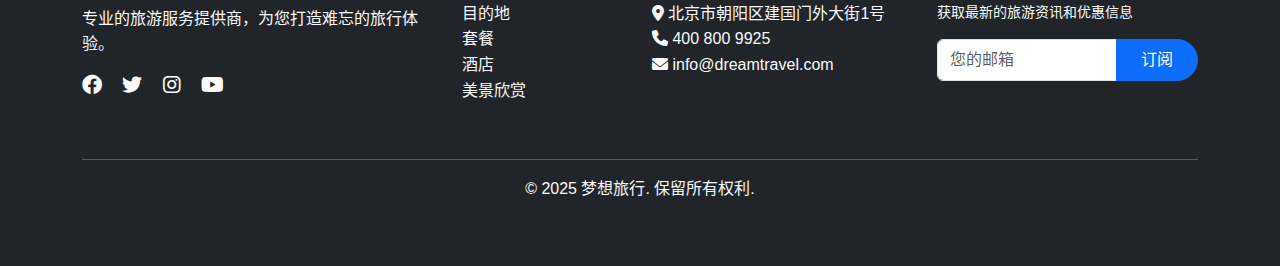
<file: contact.html>
<!DOCTYPE html>
<html lang="zh-CN">
<head>
    <meta charset="UTF-8">
    <meta name="viewport" content="width=device-width, initial-scale=1.0">
    <title>联系我们 - 梦想旅行</title>
    <link href="https://cdn.jsdelivr.net/npm/bootstrap@5.3.0/dist/css/bootstrap.min.css" rel="stylesheet">
    <link href="https://cdnjs.cloudflare.com/ajax/libs/font-awesome/6.0.0/css/all.min.css" rel="stylesheet">
    <link href="css/style.css" rel="stylesheet">
</head>
<body>
    <!-- 导航栏 -->
    <nav class="navbar navbar-expand-lg navbar-dark bg-primary fixed-top">
        <div class="container">
            <a class="navbar-brand" href="index.html"><i class="fas fa-plane"></i> 梦想旅行</a>
            <button class="navbar-toggler" type="button" data-bs-toggle="collapse" data-bs-target="#navbarNav">
                <span class="navbar-toggler-icon"></span>
            </button>
            <div class="collapse navbar-collapse" id="navbarNav">
                <ul class="navbar-nav ms-auto">
                    <li class="nav-item"><a class="nav-link active" href="index.html">首页</a></li>
                    <li class="nav-item"><a class="nav-link" href="tours.html">套餐</a></li>
                    <li class="nav-item"><a class="nav-link" href="destinations.html">目的地</a></li>
                    <li class="nav-item"><a class="nav-link" href="hotels.html">酒店</a></li>
                    <li class="nav-item"><a class="nav-link" href="gallery.html">美景欣赏</a></li>
                    <li class="nav-item"><a class="nav-link" href="about.html">关于</a></li>
                    <li class="nav-item"><a class="nav-link" href="contact.html">联系我们</a></li>
                    <li class="nav-item"><a class="nav-link btn btn-outline-light ms-2" href="booking.html">立即预订</a></li>
                </ul>
            </div>
        </div>
    </nav>

    <!-- 页面头部 -->
    <div class="page-header">
        <div class="container">
            <div class="row">
                <div class="col-12 text-center">
                    <h1 class="display-4 fw-bold">联系我们</h1>
                    <p class="lead">我们随时为您提供专业的旅游咨询服务</p>
                    <nav aria-label="breadcrumb">
                        <ol class="breadcrumb justify-content-center">
                            <li class="breadcrumb-item"><a href="index.html">首页</a></li>
                            <li class="breadcrumb-item active">联系我们</li>
                        </ol>
                    </nav>
                </div>
            </div>
        </div>
    </div>

    <!-- 联系方式 -->
    <section class="py-5">
        <div class="container">
            <div class="row g-4">
                <!-- 联系信息 -->
                <div class="col-lg-4">
                    <div class="row g-4">
                        <div class="col-12">
                            <div class="card border-0 shadow-sm text-center h-100">
                                <div class="card-body">
                                    <div class="feature-icon bg-primary text-white mb-3">
                                        <i class="fas fa-map-marker-alt"></i>
                                    </div>
                                    <h5>公司地址</h5>
                                    <p class="text-muted">北京市朝阳区建国门外大街1号<br>国贸大厦A座28层</p>
                                    <p class="text-muted small">地铁1号线/10号线国贸站A口</p>
                                </div>
                            </div>
                        </div>
                        
                        <div class="col-12">
                            <div class="card border-0 shadow-sm text-center h-100">
                                <div class="card-body">
                                    <div class="feature-icon bg-success text-white mb-3">
                                        <i class="fas fa-phone"></i>
                                    </div>
                                    <h5>联系电话</h5>
                                    <p class="text-muted">
                                        <strong>客服热线：</strong>400-123-4567<br>
                                        <strong>投诉建议：</strong>010-1234-5678<br>
                                        <strong>紧急联系：</strong>138-0013-4567
                                    </p>
                                </div>
                            </div>
                        </div>
                        
                        <div class="col-12">
                            <div class="card border-0 shadow-sm text-center h-100">
                                <div class="card-body">
                                    <div class="feature-icon bg-info text-white mb-3">
                                        <i class="fas fa-envelope"></i>
                                    </div>
                                    <h5>电子邮箱</h5>
                                    <p class="text-muted">
                                        <strong>客服邮箱：</strong>service@dreamtravel.com<br>
                                        <strong>商务合作：</strong>business@dreamtravel.com<br>
                                        <strong>媒体联系：</strong>media@dreamtravel.com
                                    </p>
                                </div>
                            </div>
                        </div>
                        
                        <div class="col-12">
                            <div class="card border-0 shadow-sm text-center h-100">
                                <div class="card-body">
                                    <div class="feature-icon bg-warning text-white mb-3">
                                        <i class="fas fa-clock"></i>
                                    </div>
                                    <h5>营业时间</h5>
                                    <p class="text-muted">
                                        <strong>周一至周五：</strong>09:00 - 18:00<br>
                                        <strong>周末节假日：</strong>10:00 - 17:00<br>
                                        <strong>24小时热线：</strong>紧急情况专用
                                    </p>
                                </div>
                            </div>
                        </div>
                    </div>
                </div>

                <!-- 联系表单 -->
                <div class="col-lg-8">
                    <div class="card border-0 shadow-sm">
                        <div class="card-body p-5">
                            <h3 class="mb-4">发送消息</h3>
                            <p class="text-muted mb-4">请填写以下表单，我们会在24小时内回复您的咨询。</p>
                            
                            <form id="contactForm" class="needs-validation" novalidate>
                                <div class="row g-3">
                                    <div class="col-md-6">
                                        <label class="form-label">姓名 *</label>
                                        <input type="text" class="form-control" required>
                                        <div class="invalid-feedback">请输入您的姓名</div>
                                    </div>
                                    <div class="col-md-6">
                                        <label class="form-label">电话 *</label>
                                        <input type="tel" class="form-control" required>
                                        <div class="invalid-feedback">请输入您的联系电话</div>
                                    </div>
                                    <div class="col-md-6">
                                        <label class="form-label">邮箱 *</label>
                                        <input type="email" class="form-control" required>
                                        <div class="invalid-feedback">请输入有效的邮箱地址</div>
                                    </div>
                                    <div class="col-md-6">
                                        <label class="form-label">咨询类型</label>
                                        <select class="form-select">
                                            <option value="">请选择</option>
                                            <option value="booking">行程预订</option>
                                            <option value="customization">定制旅游</option>
                                            <option value="complaint">投诉建议</option>
                                            <option value="cooperation">商务合作</option>
                                            <option value="other">其他咨询</option>
                                        </select>
                                    </div>
                                    <div class="col-12">
                                        <label class="form-label">目的地</label>
                                        <input type="text" class="form-control" placeholder="您感兴趣的旅游目的地">
                                    </div>
                                    <div class="col-md-6">
                                        <label class="form-label">预计出行时间</label>
                                        <input type="date" class="form-control">
                                    </div>
                                    <div class="col-md-6">
                                        <label class="form-label">预算范围</label>
                                        <select class="form-select">
                                            <option value="">请选择</option>
                                            <option value="5000">5,000元以下</option>
                                            <option value="5000-10000">5,000-10,000元</option>
                                            <option value="10000-20000">10,000-20,000元</option>
                                            <option value="20000-50000">20,000-50,000元</option>
                                            <option value="50000+">50,000元以上</option>
                                        </select>
                                    </div>
                                    <div class="col-12">
                                        <label class="form-label">详细信息 *</label>
                                        <textarea class="form-control" rows="5" placeholder="请详细描述您的需求或问题..." required></textarea>
                                        <div class="invalid-feedback">请输入详细信息</div>
                                    </div>
                                    <div class="col-12">
                                        <div class="form-check">
                                            <input class="form-check-input" type="checkbox" id="agreeTerms" required>
                                            <label class="form-check-label" for="agreeTerms">
                                                我同意<a href="#" class="text-primary">《隐私政策》</a>和<a href="#" class="text-primary">《服务条款》</a>
                                            </label>
                                            <div class="invalid-feedback">请同意隐私政策和服务条款</div>
                                        </div>
                                    </div>
                                    <div class="col-12">
                                        <button type="submit" class="btn btn-primary btn-lg px-5">
                                            <i class="fas fa-paper-plane"></i> 发送消息
                                        </button>
                                    </div>
                                </div>
                            </form>
                        </div>
                    </div>
                </div>
            </div>
        </div>
    </section>

    <!-- 地图区域 -->
    <section class="py-5 bg-light">
        <div class="container">
            <div class="row mb-4">
                <div class="col-12 text-center">
                    <h2 class="display-6 fw-bold">找到我们</h2>
                    <p class="lead text-muted">欢迎来到我们的办公室面谈</p>
                </div>
            </div>
            <div class="row">
                <div class="col-12">
                    <div class="card border-0 shadow-sm">
                        <div class="card-body p-0">
                            <!-- 地图占位区域 -->
                            <div class="map-placeholder bg-secondary d-flex align-items-center justify-content-center" style="height: 400px;">
                                <!-- 地图将通过JavaScript延迟加载 -->
                            </div>
                        </div>
                    </div>
                </div>
            </div>
        </div>
    </section>

    <!-- 其他联系方式 -->
    <section class="py-5">
        <div class="container">
            <div class="row mb-5">
                <div class="col-12 text-center">
                    <h2 class="display-6 fw-bold">更多联系方式</h2>
                    <p class="lead text-muted">通过您习惯的方式与我们取得联系</p>
                </div>
            </div>
            <div class="row g-4">
                <div class="col-lg-3 col-md-6 text-center">
                    <div class="card border-0 shadow-sm h-100">
                        <div class="card-body">
                            <div class="feature-icon bg-success text-white mb-3">
                                <i class="fab fa-weixin"></i>
                            </div>
                            <h5>微信客服</h5>
                            <p class="text-muted">扫描二维码添加微信客服，随时咨询旅游信息</p>
                            <button class="btn btn-outline-success btn-sm">扫码添加</button>
                        </div>
                    </div>
                </div>
                
                <div class="col-lg-3 col-md-6 text-center">
                    <div class="card border-0 shadow-sm h-100">
                        <div class="card-body">
                            <div class="feature-icon bg-primary text-white mb-3">
                                <i class="fab fa-qq"></i>
                            </div>
                            <h5>QQ在线客服</h5>
                            <p class="text-muted">QQ: 123456789<br>工作时间在线，快速响应您的咨询</p>
                            <button class="btn btn-outline-primary btn-sm">立即咨询</button>
                        </div>
                    </div>
                </div>
                
                <div class="col-lg-3 col-md-6 text-center">
                    <div class="card border-0 shadow-sm h-100">
                        <div class="card-body">
                            <div class="feature-icon bg-info text-white mb-3">
                                <i class="fab fa-skype"></i>
                            </div>
                            <h5>Skype视频</h5>
                            <p class="text-muted">Skype: dreamtravel_china<br>支持国际客户视频咨询</p>
                            <button class="btn btn-outline-info btn-sm">视频通话</button>
                        </div>
                    </div>
                </div>
                
                <div class="col-lg-3 col-md-6 text-center">
                    <div class="card border-0 shadow-sm h-100">
                        <div class="card-body">
                            <div class="feature-icon bg-warning text-white mb-3">
                                <i class="fas fa-comments"></i>
                            </div>
                            <h5>在线客服</h5>
                            <p class="text-muted">网站右下角在线客服窗口，7x24小时为您服务</p>
                            <button class="btn btn-outline-warning btn-sm">开始聊天</button>
                        </div>
                    </div>
                </div>
            </div>
        </div>
    </section>

    <!-- 常见问题 -->
    <section class="py-5 bg-light">
        <div class="container">
            <div class="row mb-5">
                <div class="col-12 text-center">
                    <h2 class="display-6 fw-bold">常见问题</h2>
                    <p class="lead text-muted">这里有一些客户经常咨询的问题</p>
                </div>
            </div>
            <div class="row">
                <div class="col-lg-8 mx-auto">
                    <div class="accordion" id="faqAccordion">
                        <div class="accordion-item">
                            <h2 class="accordion-header">
                                <button class="accordion-button" type="button" data-bs-toggle="collapse" data-bs-target="#faq1">
                                    如何预订旅游套餐？
                                </button>
                            </h2>
                            <div id="faq1" class="accordion-collapse collapse show" data-bs-parent="#faqAccordion">
                                <div class="accordion-body">
                                    您可以通过我们的网站在线预订，或者拨打客服热线400-123-4567，我们的专业顾问会为您提供详细的预订指导和个性化建议。
                                </div>
                            </div>
                        </div>
                        
                        <div class="accordion-item">
                            <h2 class="accordion-header">
                                <button class="accordion-button collapsed" type="button" data-bs-toggle="collapse" data-bs-target="#faq2">
                                    可以定制个性化行程吗？
                                </button>
                            </h2>
                            <div id="faq2" class="accordion-collapse collapse" data-bs-parent="#faqAccordion">
                                <div class="accordion-body">
                                    当然可以！我们提供专业的定制旅游服务，根据您的兴趣、预算和时间安排，量身定制独特的旅行体验。请联系我们的定制旅游顾问详细咨询。
                                </div>
                            </div>
                        </div>
                        
                        <div class="accordion-item">
                            <h2 class="accordion-header">
                                <button class="accordion-button collapsed" type="button" data-bs-toggle="collapse" data-bs-target="#faq3">
                                    支持哪些支付方式？
                                </button>
                            </h2>
                            <div id="faq3" class="accordion-collapse collapse" data-bs-parent="#faqAccordion">
                                <div class="accordion-body">
                                    我们支持多种支付方式：银行转账、支付宝、微信支付、信用卡支付等。所有支付都经过加密处理，确保您的资金安全。
                                </div>
                            </div>
                        </div>
                        
                        <div class="accordion-item">
                            <h2 class="accordion-header">
                                <button class="accordion-button collapsed" type="button" data-bs-toggle="collapse" data-bs-target="#faq4">
                                    可以取消或修改预订吗？
                                </button>
                            </h2>
                            <div id="faq4" class="accordion-collapse collapse" data-bs-parent="#faqAccordion">
                                <div class="accordion-body">
                                    根据不同产品的取消政策，大部分预订支持免费取消或修改。具体政策请查看产品详情页面或联系客服确认。我们建议购买旅行保险以获得更好的保障。
                                </div>
                            </div>
                        </div>
                        
                        <div class="accordion-item">
                            <h2 class="accordion-header">
                                <button class="accordion-button collapsed" type="button" data-bs-toggle="collapse" data-bs-target="#faq5">
                                    旅行中遇到问题怎么办？
                                </button>
                            </h2>
                            <div id="faq5" class="accordion-collapse collapse" data-bs-parent="#faqAccordion">
                                <div class="accordion-body">
                                    我们提供24小时紧急联系电话400-800-9925，旅行中遇到任何问题都可以随时联系我们。我们在主要目的地都有合作伙伴，能够及时为您提供帮助。

                                </div>
                            </div>
                        </div>
                    </div>
                </div>
            </div>
        </div>
    </section>

    <!-- 页脚 -->
    <footer class="bg-dark text-light py-5">
        <div class="container">
            <div class="row">
                <div class="col-lg-4 mb-4">
                    <h5><i class="fas fa-plane"></i> 梦想旅行</h5>
                    <p>专业的旅游服务提供商，为您打造难忘的旅行体验。</p>
                    <div class="social-links">
                        <a href="#" class="text-light me-3"><i class="fab fa-facebook fa-lg"></i></a>
                        <a href="#" class="text-light me-3"><i class="fab fa-twitter fa-lg"></i></a>
                        <a href="#" class="text-light me-3"><i class="fab fa-instagram fa-lg"></i></a>
                        <a href="#" class="text-light"><i class="fab fa-youtube fa-lg"></i></a>
                    </div>
                </div>
                <div class="col-lg-2 col-md-6 mb-4">
                    <h6>快速链接</h6>
                    <ul class="list-unstyled">
                        <li><a href="destinations.html" class="text-light text-decoration-none">目的地</a></li>
                        <li><a href="tours.html" class="text-light text-decoration-none">套餐</a></li>
                        <li><a href="hotels.html" class="text-light text-decoration-none">酒店</a></li>
                        <li><a href="gallery.html" class="text-light text-decoration-none">美景欣赏</a></li>
                    </ul>
                </div>
                <div class="col-lg-3 col-md-6 mb-4">
                    <h6>联系信息</h6>
                    <ul class="list-unstyled">
                        <li><i class="fas fa-map-marker-alt"></i> 北京市朝阳区建国门外大街1号</li>
                        <li><i class="fas fa-phone"></i> 400 800 9925</li>
                        <li><i class="fas fa-envelope"></i> info@dreamtravel.com</li>
                    </ul>
                </div>
                <div class="col-lg-3 mb-4">
                    <h6>订阅我们</h6>
                    <p class="small">获取最新的旅游资讯和优惠信息</p>
                    <div class="input-group">
                        <input type="email" class="form-control" placeholder="您的邮箱">
                        <button class="btn btn-primary" type="button">订阅</button>
                    </div>
                </div>
            </div>
            <hr>
            <div class="row">
                <div class="col-12 text-center">
                    <p>&copy; 2025 梦想旅行. 保留所有权利.</p>
                </div>
            </div>
        </div>
    </footer>

    <script src="https://cdn.jsdelivr.net/npm/bootstrap@5.3.0/dist/js/bootstrap.bundle.min.js"></script>
    <script src="js/script.js"></script>
    <script>
        // 联系表单功能
        document.addEventListener('DOMContentLoaded', function() {
            const contactForm = document.getElementById('contactForm');
            
            contactForm.addEventListener('submit', function(e) {
                e.preventDefault();
                
                if (contactForm.checkValidity()) {
                    // 显示提交成功消息
                    alert('感谢您的咨询！我们会在24小时内回复您。');
                    contactForm.reset();
                    contactForm.classList.remove('was-validated');
                } else {
                    contactForm.classList.add('was-validated');
                }
            });
        });

        // 打开地图功能
        function openMap() {
            // 这里可以集成真实的地图服务
            window.open('https://map.baidu.com', '_blank');
        }

        document.addEventListener('DOMContentLoaded', function() {
            const navLinks = document.querySelectorAll('.navbar-nav .nav-link');
            const currentPage = window.location.pathname.split('/').pop();

            navLinks.forEach(link => {
                if (link.getAttribute('href') === currentPage) {
                    link.classList.add('active');
                } else {
                    link.classList.remove('active');
                }
            });
        });

        document.addEventListener('DOMContentLoaded', function() {
            // 微信客服弹窗
            const wechatButton = document.querySelector('.btn-outline-success');
            wechatButton.addEventListener('click', function() {
                const modal = document.createElement('div');
                modal.classList.add('modal', 'fade');
                modal.setAttribute('tabindex', '-1');
                modal.setAttribute('role', 'dialog');

                const modalDialog = document.createElement('div');
                modalDialog.classList.add('modal-dialog', 'modal-dialog-centered');
                modalDialog.setAttribute('role', 'document');

                const modalContent = document.createElement('div');
                modalContent.classList.add('modal-content');

                const modalBody = document.createElement('div');
                modalBody.classList.add('modal-body', 'text-center');

                const qrImage = document.createElement('img');
                qrImage.src = 'img/qrcode.png'; // 替换为实际的二维码图片路径
                qrImage.style.maxWidth = '100%';
                qrImage.style.borderRadius = '10px';
                qrImage.style.boxShadow = '0 5px 15px rgba(0, 0, 0, 0.3)';

                const closeButton = document.createElement('button');
                closeButton.classList.add('btn', 'btn-secondary', 'mt-3');
                closeButton.textContent = '关闭';
                closeButton.addEventListener('click', function() {
                    modal.classList.remove('show');
                    document.body.removeChild(modal);
                });

                modalBody.appendChild(qrImage);
                modalBody.appendChild(closeButton);
                modalContent.appendChild(modalBody);
                modalDialog.appendChild(modalContent);
                modal.appendChild(modalDialog);
                document.body.appendChild(modal);

                modal.classList.add('show');
                modal.style.display = 'block';
            });
        });

        document.addEventListener('DOMContentLoaded', function() {
            // QQ在线客服跳转
            document.querySelector('.btn-outline-primary').addEventListener('click', function() {
                window.open('https://wpa.qq.com/msgrd?v=3&uin=123456789&site=qq&menu=yes', '_blank');
            });

            // Skype视频跳转
            document.querySelector('.btn-outline-info').addEventListener('click', function() {
                window.open('skype:dreamtravel_china?call', '_blank');
            });

            // 在线客服对话框
            document.querySelector('.btn-outline-warning').addEventListener('click', function() {
                alert('在线客服对话框功能暂未实现，请稍后再试！');
            });
        });

        document.addEventListener('DOMContentLoaded', function() {
            // 延迟加载百度地图
            const mapPlaceholder = document.querySelector('.map-placeholder');
            const iframe = document.createElement('iframe');
            iframe.src = 'https://map.baidu.com/?center=116.403874,39.914888&zoom=15&width=600&height=400&markers=116.403874,39.914888&markerStyles=l,A';
            iframe.width = '100%';
            iframe.height = '100%';
            iframe.style.border = '0';
            iframe.setAttribute('allowfullscreen', '');

            // 延迟加载逻辑
            setTimeout(() => {
                mapPlaceholder.appendChild(iframe);
            }, 3000); // 延迟3秒加载地图

            // 防止页面滚动到地图位置
            iframe.addEventListener('load', function() {
                window.scrollTo({ top: 0, behavior: 'smooth' });
            });
        });
    </script>
</body>
</html>
</file>
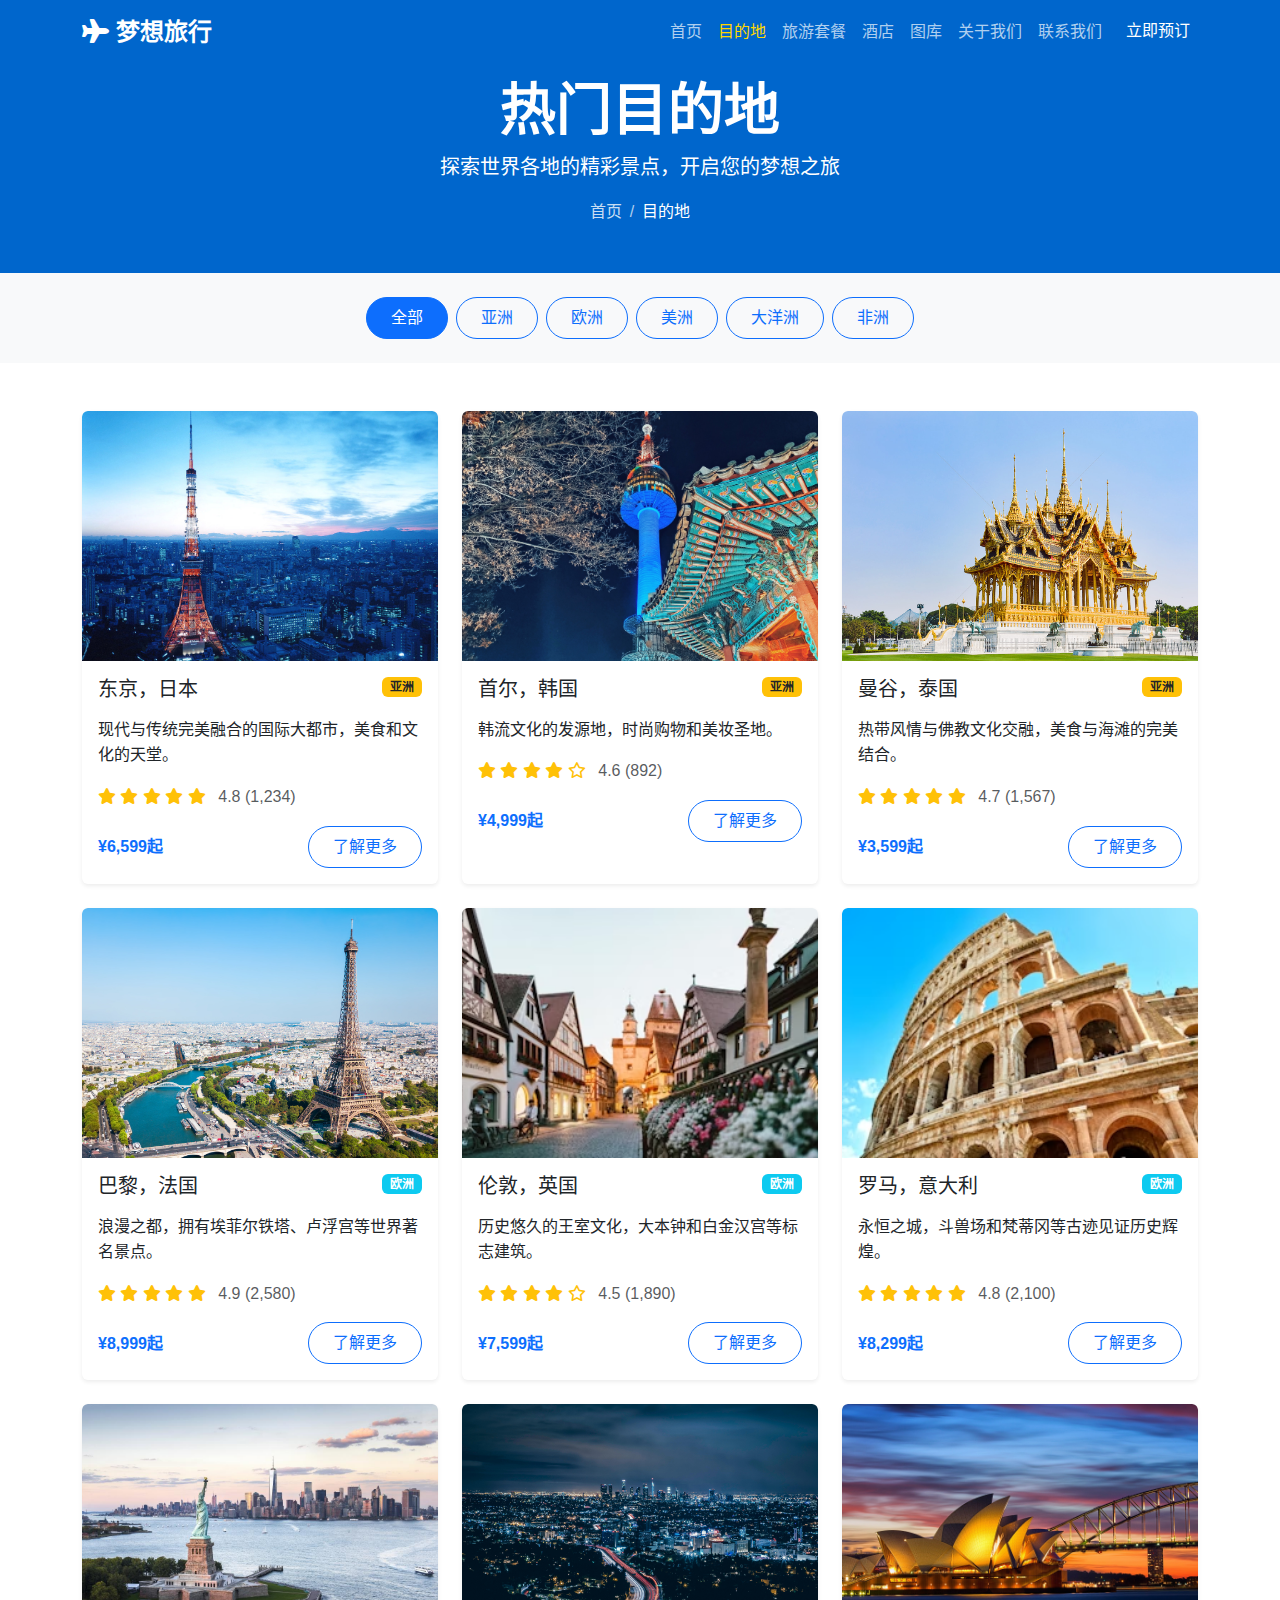
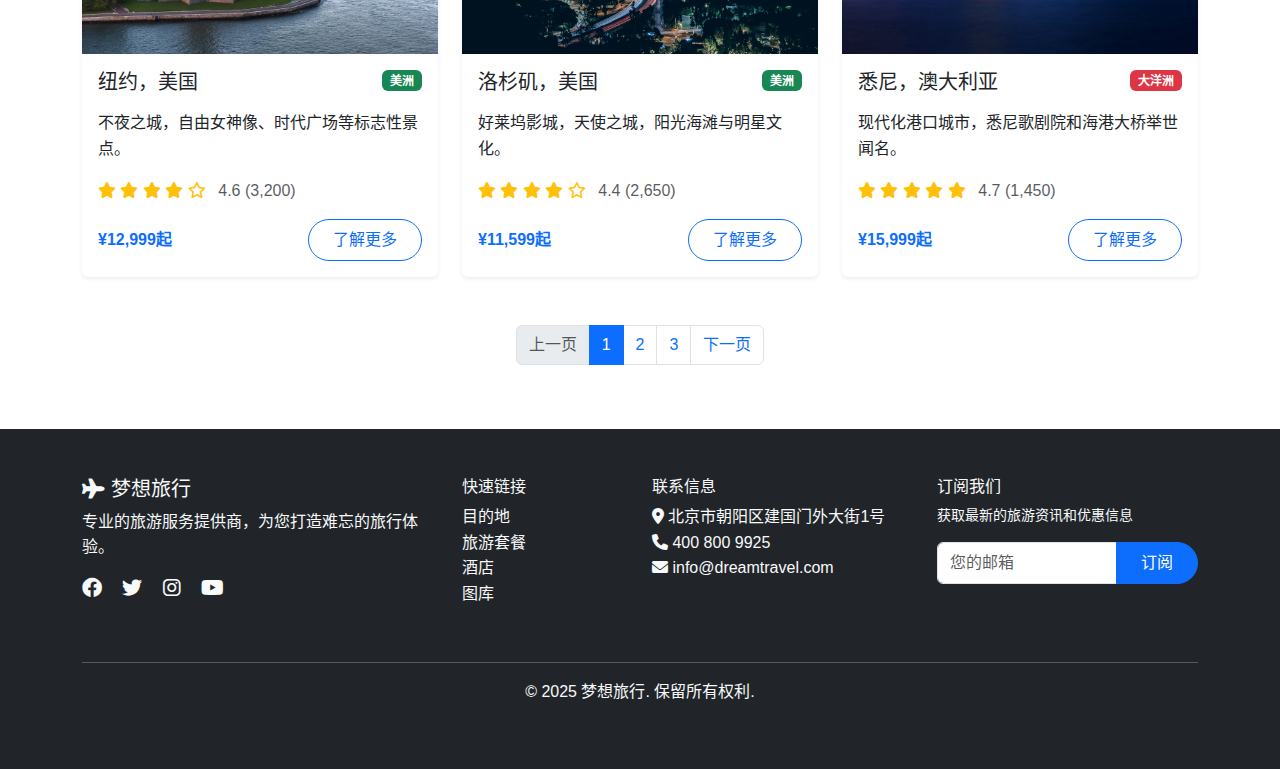
<file: destinations.html>
<!DOCTYPE html>
<html lang="zh-CN">
<head>
    <meta charset="UTF-8">
    <meta name="viewport" content="width=device-width, initial-scale=1.0">
    <title>热门目的地 - 梦想旅行</title>
    <link href="https://cdn.jsdelivr.net/npm/bootstrap@5.3.0/dist/css/bootstrap.min.css" rel="stylesheet">
    <link href="https://cdnjs.cloudflare.com/ajax/libs/font-awesome/6.0.0/css/all.min.css" rel="stylesheet">
    <link href="css/style.css" rel="stylesheet">
</head>
<body>
    <!-- 导航栏 -->
    <nav class="navbar navbar-expand-lg navbar-dark bg-primary fixed-top">
        <div class="container">
            <a class="navbar-brand" href="index.html"><i class="fas fa-plane"></i> 梦想旅行</a>
            <button class="navbar-toggler" type="button" data-bs-toggle="collapse" data-bs-target="#navbarNav">
                <span class="navbar-toggler-icon"></span>
            </button>
            <div class="collapse navbar-collapse" id="navbarNav">
                <ul class="navbar-nav ms-auto">
                    <li class="nav-item"><a class="nav-link" href="index.html">首页</a></li>
                    <li class="nav-item"><a class="nav-link active" href="destinations.html">目的地</a></li>
                    <li class="nav-item"><a class="nav-link" href="tours.html">旅游套餐</a></li>
                    <li class="nav-item"><a class="nav-link" href="hotels.html">酒店</a></li>
                    <li class="nav-item"><a class="nav-link" href="gallery.html">图库</a></li>
                    <li class="nav-item"><a class="nav-link" href="about.html">关于我们</a></li>
                    <li class="nav-item"><a class="nav-link" href="contact.html">联系我们</a></li>
                    <li class="nav-item"><a class="nav-link btn btn-outline-light ms-2" href="booking.html">立即预订</a></li>
                </ul>
            </div>
        </div>
    </nav>

    <!-- 页面头部 -->
    <div class="page-header">
        <div class="container">
            <div class="row">
                <div class="col-12 text-center">
                    <h1 class="display-4 fw-bold">热门目的地</h1>
                    <p class="lead">探索世界各地的精彩景点，开启您的梦想之旅</p>
                    <nav aria-label="breadcrumb">
                        <ol class="breadcrumb justify-content-center">
                            <li class="breadcrumb-item"><a href="index.html">首页</a></li>
                            <li class="breadcrumb-item active">目的地</li>
                        </ol>
                    </nav>
                </div>
            </div>
        </div>
    </div>

    <!-- 筛选器 -->
    <section class="py-4 bg-light">
        <div class="container">
            <div class="row">
                <div class="col-lg-12">
                    <div class="d-flex flex-wrap gap-2 justify-content-center">
                        <button class="btn btn-outline-primary active" data-filter="all">全部</button>
                        <button class="btn btn-outline-primary" data-filter="asia">亚洲</button>
                        <button class="btn btn-outline-primary" data-filter="europe">欧洲</button>
                        <button class="btn btn-outline-primary" data-filter="america">美洲</button>
                        <button class="btn btn-outline-primary" data-filter="oceania">大洋洲</button>
                        <button class="btn btn-outline-primary" data-filter="africa">非洲</button>
                    </div>
                </div>
            </div>
        </div>
    </section>

    <!-- 目的地网格 -->
    <section class="py-5">
        <div class="container">
            <div class="row g-4">
                <!-- 亚洲目的地 -->
                <div class="col-lg-4 col-md-6 destination-item" data-category="asia">
                    <div class="card destination-card h-100 shadow-sm">
                        <img src="img/tokyo.jpg" class="card-img-top" alt="东京">
                        <div class="card-body">
                            <div class="d-flex justify-content-between align-items-start mb-2">
                                <h5 class="card-title">东京，日本</h5>
                                <span class="badge bg-warning text-dark">亚洲</span>
                            </div>
                            <p class="card-text">现代与传统完美融合的国际大都市，美食和文化的天堂。</p>
                            <div class="rating mb-3">
                                <i class="fas fa-star text-warning"></i>
                                <i class="fas fa-star text-warning"></i>
                                <i class="fas fa-star text-warning"></i>
                                <i class="fas fa-star text-warning"></i>
                                <i class="fas fa-star text-warning"></i>
                                <span class="ms-2 text-muted">4.8 (1,234)</span>
                            </div>
                            <div class="d-flex justify-content-between align-items-center">
                                <span class="text-primary fw-bold">¥6,599起</span>
                                <a href="destination-detail.html" class="btn btn-outline-primary">了解更多</a>
                            </div>
                        </div>
                    </div>
                </div>

                <div class="col-lg-4 col-md-6 destination-item" data-category="asia">
                    <div class="card destination-card h-100 shadow-sm">
                        <img src="img/korea.jpg" class="card-img-top" alt="首尔">
                        <div class="card-body">
                            <div class="d-flex justify-content-between align-items-start mb-2">
                                <h5 class="card-title">首尔，韩国</h5>
                                <span class="badge bg-warning text-dark">亚洲</span>
                            </div>
                            <p class="card-text">韩流文化的发源地，时尚购物和美妆圣地。</p>
                            <div class="rating mb-3">
                                <i class="fas fa-star text-warning"></i>
                                <i class="fas fa-star text-warning"></i>
                                <i class="fas fa-star text-warning"></i>
                                <i class="fas fa-star text-warning"></i>
                                <i class="far fa-star text-warning"></i>
                                <span class="ms-2 text-muted">4.6 (892)</span>
                            </div>
                            <div class="d-flex justify-content-between align-items-center">
                                <span class="text-primary fw-bold">¥4,999起</span>
                                <a href="destination-detail.html" class="btn btn-outline-primary">了解更多</a>
                            </div>
                        </div>
                    </div>
                </div>

                <div class="col-lg-4 col-md-6 destination-item" data-category="asia">
                    <div class="card destination-card h-100 shadow-sm">
                        <img src="img/thailand.jpg" class="card-img-top" alt="泰国">
                        <div class="card-body">
                            <div class="d-flex justify-content-between align-items-start mb-2">
                                <h5 class="card-title">曼谷，泰国</h5>
                                <span class="badge bg-warning text-dark">亚洲</span>
                            </div>
                            <p class="card-text">热带风情与佛教文化交融，美食与海滩的完美结合。</p>
                            <div class="rating mb-3">
                                <i class="fas fa-star text-warning"></i>
                                <i class="fas fa-star text-warning"></i>
                                <i class="fas fa-star text-warning"></i>
                                <i class="fas fa-star text-warning"></i>
                                <i class="fas fa-star text-warning"></i>
                                <span class="ms-2 text-muted">4.7 (1,567)</span>
                            </div>
                            <div class="d-flex justify-content-between align-items-center">
                                <span class="text-primary fw-bold">¥3,599起</span>
                                <a href="destination-detail.html" class="btn btn-outline-primary">了解更多</a>
                            </div>
                        </div>
                    </div>
                </div>

                <!-- 欧洲目的地 -->
                <div class="col-lg-4 col-md-6 destination-item" data-category="europe">
                    <div class="card destination-card h-100 shadow-sm">
                        <img src="img/paris.jpg" class="card-img-top" alt="巴黎">
                        <div class="card-body">
                            <div class="d-flex justify-content-between align-items-start mb-2">
                                <h5 class="card-title">巴黎，法国</h5>
                                <span class="badge bg-info">欧洲</span>
                            </div>
                            <p class="card-text">浪漫之都，拥有埃菲尔铁塔、卢浮宫等世界著名景点。</p>
                            <div class="rating mb-3">
                                <i class="fas fa-star text-warning"></i>
                                <i class="fas fa-star text-warning"></i>
                                <i class="fas fa-star text-warning"></i>
                                <i class="fas fa-star text-warning"></i>
                                <i class="fas fa-star text-warning"></i>
                                <span class="ms-2 text-muted">4.9 (2,580)</span>
                            </div>
                            <div class="d-flex justify-content-between align-items-center">
                                <span class="text-primary fw-bold">¥8,999起</span>
                                <a href="destination-detail.html" class="btn btn-outline-primary">了解更多</a>
                            </div>
                        </div>
                    </div>
                </div>

                <div class="col-lg-4 col-md-6 destination-item" data-category="europe">
                    <div class="card destination-card h-100 shadow-sm">
                        <img src="img/london.avif" class="card-img-top" alt="伦敦">
                        <div class="card-body">
                            <div class="d-flex justify-content-between align-items-start mb-2">
                                <h5 class="card-title">伦敦，英国</h5>
                                <span class="badge bg-info">欧洲</span>
                            </div>
                            <p class="card-text">历史悠久的王室文化，大本钟和白金汉宫等标志建筑。</p>
                            <div class="rating mb-3">
                                <i class="fas fa-star text-warning"></i>
                                <i class="fas fa-star text-warning"></i>
                                <i class="fas fa-star text-warning"></i>
                                <i class="fas fa-star text-warning"></i>
                                <i class="far fa-star text-warning"></i>
                                <span class="ms-2 text-muted">4.5 (1,890)</span>
                            </div>
                            <div class="d-flex justify-content-between align-items-center">
                                <span class="text-primary fw-bold">¥7,599起</span>
                                <a href="destination-detail.html" class="btn btn-outline-primary">了解更多</a>
                            </div>
                        </div>
                    </div>
                </div>

                <div class="col-lg-4 col-md-6 destination-item" data-category="europe">
                    <div class="card destination-card h-100 shadow-sm">
                        <img src="img/roman.avif" class="card-img-top" alt="罗马">
                        <div class="card-body">
                            <div class="d-flex justify-content-between align-items-start mb-2">
                                <h5 class="card-title">罗马，意大利</h5>
                                <span class="badge bg-info">欧洲</span>
                            </div>
                            <p class="card-text">永恒之城，斗兽场和梵蒂冈等古迹见证历史辉煌。</p>
                            <div class="rating mb-3">
                                <i class="fas fa-star text-warning"></i>
                                <i class="fas fa-star text-warning"></i>
                                <i class="fas fa-star text-warning"></i>
                                <i class="fas fa-star text-warning"></i>
                                <i class="fas fa-star text-warning"></i>
                                <span class="ms-2 text-muted">4.8 (2,100)</span>
                            </div>
                            <div class="d-flex justify-content-between align-items-center">
                                <span class="text-primary fw-bold">¥8,299起</span>
                                <a href="destination-detail.html" class="btn btn-outline-primary">了解更多</a>
                            </div>
                        </div>
                    </div>
                </div>

                <!-- 美洲目的地 -->
                <div class="col-lg-4 col-md-6 destination-item" data-category="america">
                    <div class="card destination-card h-100 shadow-sm">
                        <img src="img/new york.jpg" class="card-img-top" alt="纽约">
                        <div class="card-body">
                            <div class="d-flex justify-content-between align-items-start mb-2">
                                <h5 class="card-title">纽约，美国</h5>
                                <span class="badge bg-success">美洲</span>
                            </div>
                            <p class="card-text">不夜之城，自由女神像、时代广场等标志性景点。</p>
                            <div class="rating mb-3">
                                <i class="fas fa-star text-warning"></i>
                                <i class="fas fa-star text-warning"></i>
                                <i class="fas fa-star text-warning"></i>
                                <i class="fas fa-star text-warning"></i>
                                <i class="far fa-star text-warning"></i>
                                <span class="ms-2 text-muted">4.6 (3,200)</span>
                            </div>
                            <div class="d-flex justify-content-between align-items-center">
                                <span class="text-primary fw-bold">¥12,999起</span>
                                <a href="destination-detail.html" class="btn btn-outline-primary">了解更多</a>
                            </div>
                        </div>
                    </div>
                </div>

                <div class="col-lg-4 col-md-6 destination-item" data-category="america">
                    <div class="card destination-card h-100 shadow-sm">
                        <img src="img/los angeles.jpg" class="card-img-top" alt="洛杉矶">
                        <div class="card-body">
                            <div class="d-flex justify-content-between align-items-start mb-2">
                                <h5 class="card-title">洛杉矶，美国</h5>
                                <span class="badge bg-success">美洲</span>
                            </div>
                            <p class="card-text">好莱坞影城，天使之城，阳光海滩与明星文化。</p>
                            <div class="rating mb-3">
                                <i class="fas fa-star text-warning"></i>
                                <i class="fas fa-star text-warning"></i>
                                <i class="fas fa-star text-warning"></i>
                                <i class="fas fa-star text-warning"></i>
                                <i class="far fa-star text-warning"></i>
                                <span class="ms-2 text-muted">4.4 (2,650)</span>
                            </div>
                            <div class="d-flex justify-content-between align-items-center">
                                <span class="text-primary fw-bold">¥11,599起</span>
                                <a href="destination-detail.html" class="btn btn-outline-primary">了解更多</a>
                            </div>
                        </div>
                    </div>
                </div>

                <!-- 大洋洲目的地 -->
                <div class="col-lg-4 col-md-6 destination-item" data-category="oceania">
                    <div class="card destination-card h-100 shadow-sm">
                        <img src="img/Sydney.jpg" class="card-img-top" alt="悉尼">
                        <div class="card-body">
                            <div class="d-flex justify-content-between align-items-start mb-2">
                                <h5 class="card-title">悉尼，澳大利亚</h5>
                                <span class="badge bg-danger">大洋洲</span>
                            </div>
                            <p class="card-text">现代化港口城市，悉尼歌剧院和海港大桥举世闻名。</p>
                            <div class="rating mb-3">
                                <i class="fas fa-star text-warning"></i>
                                <i class="fas fa-star text-warning"></i>
                                <i class="fas fa-star text-warning"></i>
                                <i class="fas fa-star text-warning"></i>
                                <i class="fas fa-star text-warning"></i>
                                <span class="ms-2 text-muted">4.7 (1,450)</span>
                            </div>
                            <div class="d-flex justify-content-between align-items-center">
                                <span class="text-primary fw-bold">¥15,999起</span>
                                <a href="destination-detail.html" class="btn btn-outline-primary">了解更多</a>
                            </div>
                        </div>
                    </div>
                </div>
            </div>

            <!-- 分页 -->
            <div class="row mt-5">
                <div class="col-12">
                    <nav aria-label="目的地分页">
                        <ul class="pagination justify-content-center">
                            <li class="page-item disabled">
                                <a class="page-link" href="#" tabindex="-1">上一页</a>
                            </li>
                            <li class="page-item active">
                                <a class="page-link" href="#">1</a>
                            </li>
                            <li class="page-item">
                                <a class="page-link" href="#">2</a>
                            </li>
                            <li class="page-item">
                                <a class="page-link" href="#">3</a>
                            </li>
                            <li class="page-item">
                                <a class="page-link" href="#">下一页</a>
                            </li>
                        </ul>
                    </nav>
                </div>
            </div>
        </div>
    </section>

    <!-- 页脚 -->
    <footer class="bg-dark text-light py-5">
        <div class="container">
            <div class="row">
                <div class="col-lg-4 mb-4">
                    <h5><i class="fas fa-plane"></i> 梦想旅行</h5>
                    <p>专业的旅游服务提供商，为您打造难忘的旅行体验。</p>
                    <div class="social-links">
                        <a href="#" class="text-light me-3"><i class="fab fa-facebook fa-lg"></i></a>
                        <a href="#" class="text-light me-3"><i class="fab fa-twitter fa-lg"></i></a>
                        <a href="#" class="text-light me-3"><i class="fab fa-instagram fa-lg"></i></a>
                        <a href="#" class="text-light"><i class="fab fa-youtube fa-lg"></i></a>
                    </div>
                </div>
                <div class="col-lg-2 col-md-6 mb-4">
                    <h6>快速链接</h6>
                    <ul class="list-unstyled">
                        <li><a href="destinations.html" class="text-light text-decoration-none">目的地</a></li>
                        <li><a href="tours.html" class="text-light text-decoration-none">旅游套餐</a></li>
                        <li><a href="hotels.html" class="text-light text-decoration-none">酒店</a></li>
                        <li><a href="gallery.html" class="text-light text-decoration-none">图库</a></li>
                    </ul>
                </div>
                <div class="col-lg-3 col-md-6 mb-4">
                    <h6>联系信息</h6>
                    <ul class="list-unstyled">
                        <li><i class="fas fa-map-marker-alt"></i> 北京市朝阳区建国门外大街1号</li>
                        <li><i class="fas fa-phone"></i> 400 800 9925</li>
                        <li><i class="fas fa-envelope"></i> info@dreamtravel.com</li>
                    </ul>
                </div>
                <div class="col-lg-3 mb-4">
                    <h6>订阅我们</h6>
                    <p class="small">获取最新的旅游资讯和优惠信息</p>
                    <div class="input-group">
                        <input type="email" class="form-control" placeholder="您的邮箱">
                        <button class="btn btn-primary" type="button">订阅</button>
                    </div>
                </div>
            </div>
            <hr>
            <div class="row">
                <div class="col-12 text-center">
                    <p>&copy; 2025 梦想旅行. 保留所有权利.</p>
                </div>
            </div>
        </div>
    </footer>

    <script src="https://cdn.jsdelivr.net/npm/bootstrap@5.3.0/dist/js/bootstrap.bundle.min.js"></script>
    <script src="js/script.js"></script>
    <script>
        // 目的地筛选功能
        document.addEventListener('DOMContentLoaded', function() {
            const filterButtons = document.querySelectorAll('[data-filter]');
            const destinationItems = document.querySelectorAll('.destination-item');

            filterButtons.forEach(button => {
                button.addEventListener('click', function() {
                    const filter = this.getAttribute('data-filter');
                    
                    // 更新按钮状态
                    filterButtons.forEach(btn => btn.classList.remove('active'));
                    this.classList.add('active');
                    
                    // 筛选目的地
                    destinationItems.forEach(item => {
                        const category = item.getAttribute('data-category');
                        if (filter === 'all' || category === filter) {
                            item.style.display = 'block';
                        } else {
                            item.style.display = 'none';
                        }
                    });
                });
            });
        });
    </script>
</body>
</html>
</file>
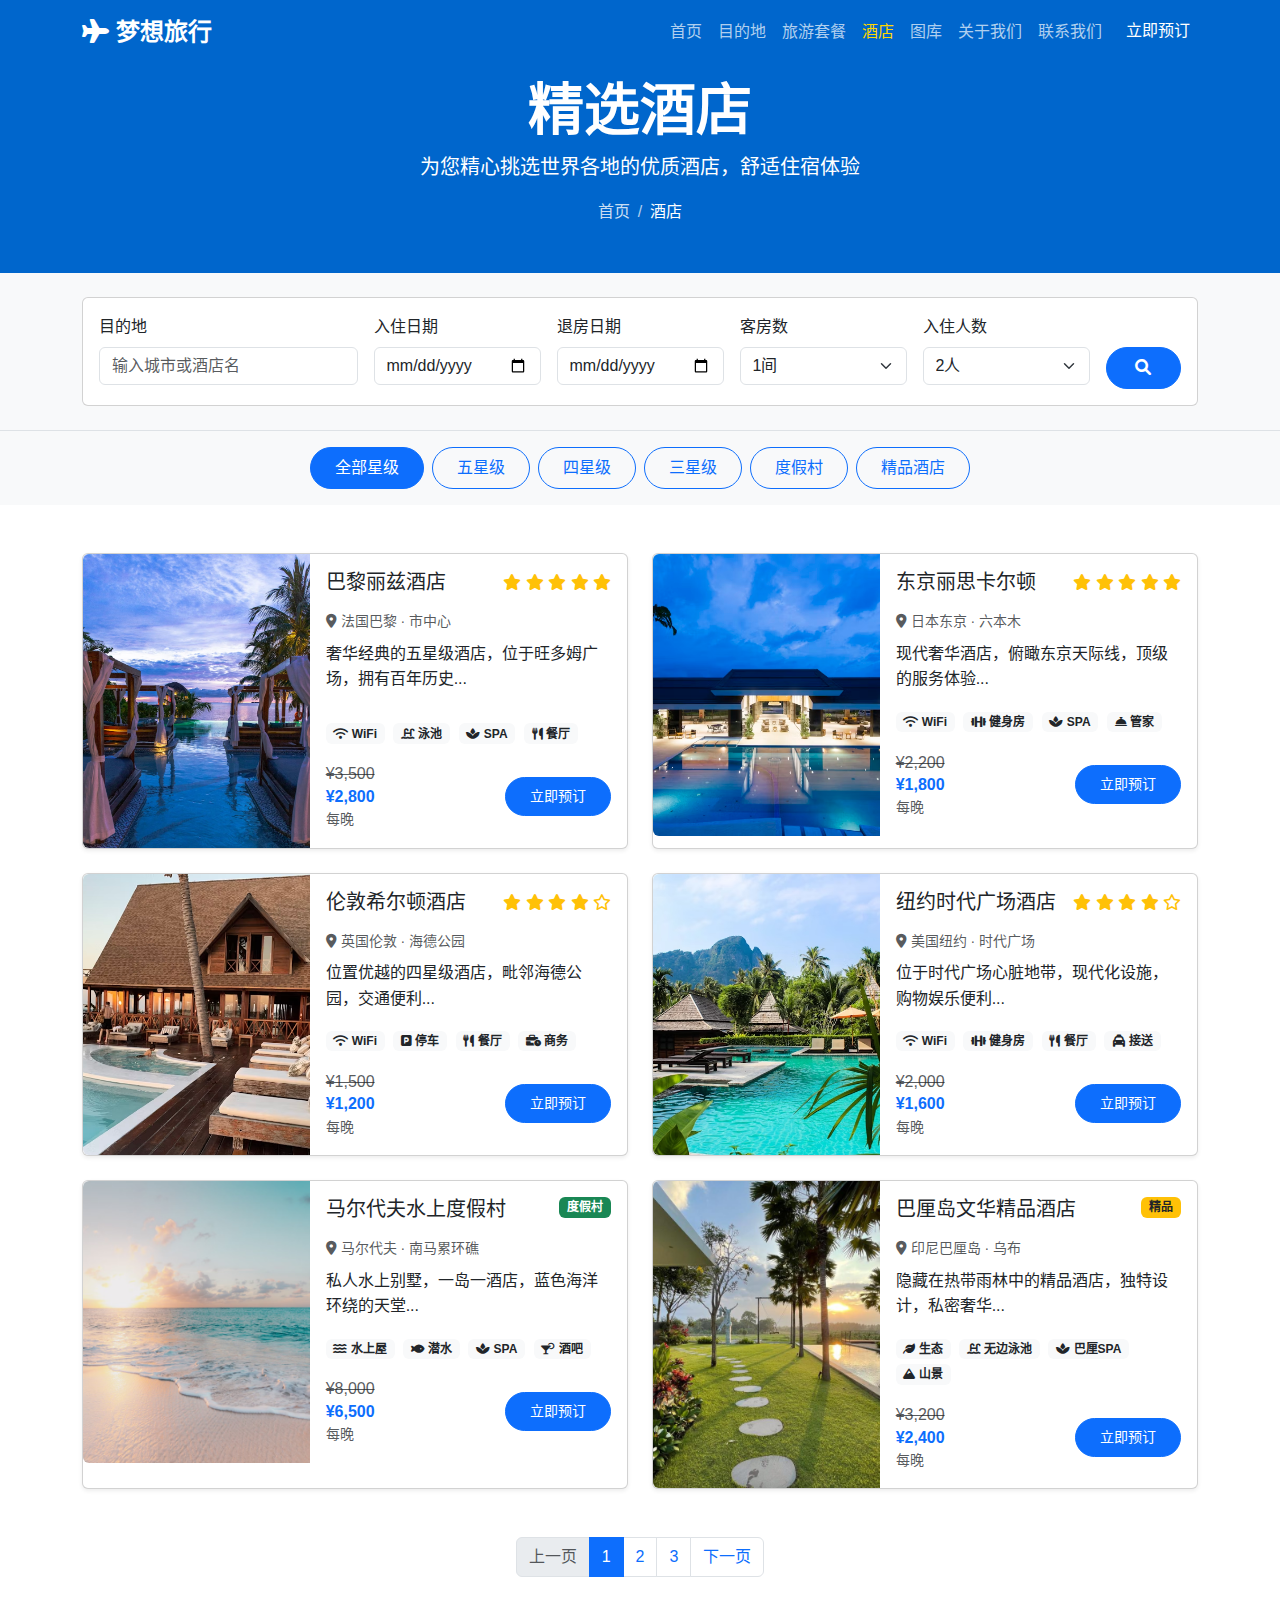
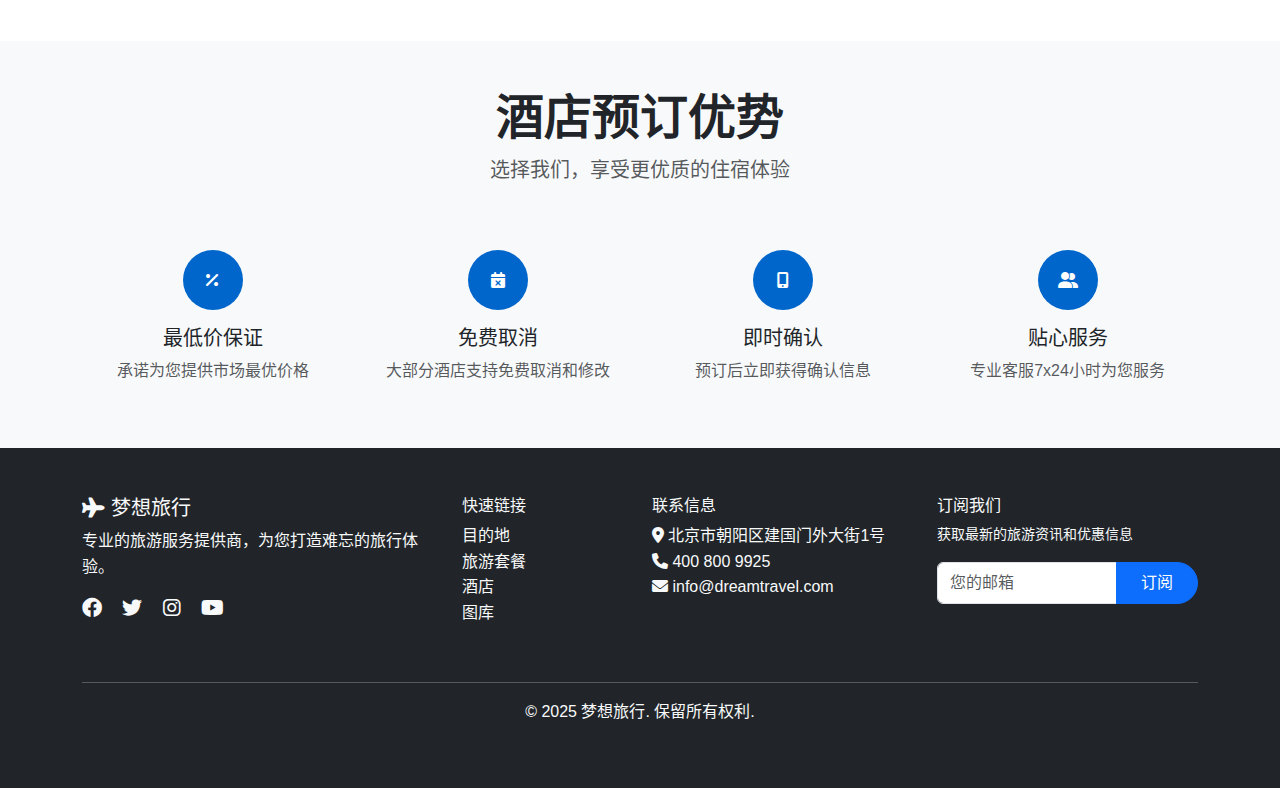
<file: hotels.html>
<!DOCTYPE html>
<html lang="zh-CN">
<head>
    <meta charset="UTF-8">
    <meta name="viewport" content="width=device-width, initial-scale=1.0">
    <title>精选酒店 - 梦想旅行</title>
    <link href="https://cdn.jsdelivr.net/npm/bootstrap@5.3.0/dist/css/bootstrap.min.css" rel="stylesheet">
    <link href="https://cdnjs.cloudflare.com/ajax/libs/font-awesome/6.0.0/css/all.min.css" rel="stylesheet">
    <link href="css/style.css" rel="stylesheet">
</head>
<body>
    <!-- 导航栏 -->
    <nav class="navbar navbar-expand-lg navbar-dark bg-primary fixed-top">
        <div class="container">
            <a class="navbar-brand" href="index.html"><i class="fas fa-plane"></i> 梦想旅行</a>
            <button class="navbar-toggler" type="button" data-bs-toggle="collapse" data-bs-target="#navbarNav">
                <span class="navbar-toggler-icon"></span>
            </button>
            <div class="collapse navbar-collapse" id="navbarNav">
                <ul class="navbar-nav ms-auto">
                    <li class="nav-item"><a class="nav-link" href="index.html">首页</a></li>
                    <li class="nav-item"><a class="nav-link" href="destinations.html">目的地</a></li>
                    <li class="nav-item"><a class="nav-link" href="tours.html">旅游套餐</a></li>
                    <li class="nav-item"><a class="nav-link active" href="hotels.html">酒店</a></li>
                    <li class="nav-item"><a class="nav-link" href="gallery.html">图库</a></li>
                    <li class="nav-item"><a class="nav-link" href="about.html">关于我们</a></li>
                    <li class="nav-item"><a class="nav-link" href="contact.html">联系我们</a></li>
                    <li class="nav-item"><a class="nav-link btn btn-outline-light ms-2" href="booking.html">立即预订</a></li>
                </ul>
            </div>
        </div>
    </nav>

    <!-- 页面头部 -->
    <div class="page-header">
        <div class="container">
            <div class="row">
                <div class="col-12 text-center">
                    <h1 class="display-4 fw-bold">精选酒店</h1>
                    <p class="lead">为您精心挑选世界各地的优质酒店，舒适住宿体验</p>
                    <nav aria-label="breadcrumb">
                        <ol class="breadcrumb justify-content-center">
                            <li class="breadcrumb-item"><a href="index.html">首页</a></li>
                            <li class="breadcrumb-item active">酒店</li>
                        </ol>
                    </nav>
                </div>
            </div>
        </div>
    </div>

    <!-- 酒店搜索 -->
    <section class="py-4 bg-light">
        <div class="container">
            <div class="card">
                <div class="card-body">
                    <form class="row g-3">
                        <div class="col-md-3">
                            <label class="form-label">目的地</label>
                            <input type="text" class="form-control" placeholder="输入城市或酒店名">
                        </div>
                        <div class="col-md-2">
                            <label class="form-label">入住日期</label>
                            <input type="date" class="form-control">
                        </div>
                        <div class="col-md-2">
                            <label class="form-label">退房日期</label>
                            <input type="date" class="form-control">
                        </div>
                        <div class="col-md-2">
                            <label class="form-label">客房数</label>
                            <select class="form-select">
                                <option>1间</option>
                                <option>2间</option>
                                <option>3间</option>
                                <option>更多</option>
                            </select>
                        </div>
                        <div class="col-md-2">
                            <label class="form-label">入住人数</label>
                            <select class="form-select">
                                <option>2人</option>
                                <option>3人</option>
                                <option>4人</option>
                                <option>更多</option>
                            </select>
                        </div>
                        <div class="col-md-1">
                            <label class="form-label">&nbsp;</label>
                            <button type="submit" class="btn btn-primary w-100">
                                <i class="fas fa-search"></i>
                            </button>
                        </div>
                    </form>
                </div>
            </div>
        </div>
    </section>

    <!-- 酒店筛选 -->
    <section class="py-3 bg-light border-top">
        <div class="container">
            <div class="d-flex flex-wrap gap-2 justify-content-center">
                <button class="btn btn-outline-primary active" data-rating="all">全部星级</button>
                <button class="btn btn-outline-primary" data-rating="5">五星级</button>
                <button class="btn btn-outline-primary" data-rating="4">四星级</button>
                <button class="btn btn-outline-primary" data-rating="3">三星级</button>
                <button class="btn btn-outline-primary" data-rating="resort">度假村</button>
                <button class="btn btn-outline-primary" data-rating="boutique">精品酒店</button>
            </div>
        </div>
    </section>

    <!-- 酒店列表 -->
    <section class="py-5">
        <div class="container">
            <!-- 五星级酒店 -->
            <div class="row g-4">
                <div class="col-lg-6 hotel-item" data-stars="5">
                    <div class="card h-100 shadow-sm">
                        <div class="row g-0">
                            <div class="col-md-5">
                                <img src="img/x1.avif" class="img-fluid rounded-start h-100" style="object-fit: cover;" alt="巴黎丽兹酒店">
                            </div>
                            <div class="col-md-7">
                                <div class="card-body h-100 d-flex flex-column">
                                    <div class="d-flex justify-content-between align-items-start mb-2">
                                        <h5 class="card-title">巴黎丽兹酒店</h5>
                                        <div class="rating">
                                            <i class="fas fa-star text-warning"></i>
                                            <i class="fas fa-star text-warning"></i>
                                            <i class="fas fa-star text-warning"></i>
                                            <i class="fas fa-star text-warning"></i>
                                            <i class="fas fa-star text-warning"></i>
                                        </div>
                                    </div>
                                    <p class="text-muted small mb-2">
                                        <i class="fas fa-map-marker-alt me-1"></i>法国巴黎 · 市中心
                                    </p>
                                    <p class="card-text flex-grow-1">奢华经典的五星级酒店，位于旺多姆广场，拥有百年历史...</p>
                                    <div class="hotel-amenities mb-3">
                                        <span class="badge bg-light text-dark me-1"><i class="fas fa-wifi"></i> WiFi</span>
                                        <span class="badge bg-light text-dark me-1"><i class="fas fa-swimming-pool"></i> 泳池</span>
                                        <span class="badge bg-light text-dark me-1"><i class="fas fa-spa"></i> SPA</span>
                                        <span class="badge bg-light text-dark"><i class="fas fa-utensils"></i> 餐厅</span>
                                    </div>
                                    <div class="d-flex justify-content-between align-items-center">
                                        <div>
                                            <span class="text-decoration-line-through text-muted">¥3,500</span>
                                            <h6 class="text-primary fw-bold mb-0">¥2,800</h6>
                                            <small class="text-muted">每晚</small>
                                        </div>
                                        <a href="booking.html" class="btn btn-primary btn-sm">立即预订</a>
                                    </div>
                                </div>
                            </div>
                        </div>
                    </div>
                </div>

                <div class="col-lg-6 hotel-item" data-stars="5">
                    <div class="card h-100 shadow-sm">
                        <div class="row g-0">
                            <div class="col-md-5">
                                <img src="img/x2.avif" class="img-fluid rounded-start h-100" style="object-fit: cover;" alt="东京丽思卡尔顿">
                            </div>
                            <div class="col-md-7">
                                <div class="card-body h-100 d-flex flex-column">
                                    <div class="d-flex justify-content-between align-items-start mb-2">
                                        <h5 class="card-title">东京丽思卡尔顿</h5>
                                        <div class="rating">
                                            <i class="fas fa-star text-warning"></i>
                                            <i class="fas fa-star text-warning"></i>
                                            <i class="fas fa-star text-warning"></i>
                                            <i class="fas fa-star text-warning"></i>
                                            <i class="fas fa-star text-warning"></i>
                                        </div>
                                    </div>
                                    <p class="text-muted small mb-2">
                                        <i class="fas fa-map-marker-alt me-1"></i>日本东京 · 六本木
                                    </p>
                                    <p class="card-text flex-grow-1">现代奢华酒店，俯瞰东京天际线，顶级的服务体验...</p>
                                    <div class="hotel-amenities mb-3">
                                        <span class="badge bg-light text-dark me-1"><i class="fas fa-wifi"></i> WiFi</span>
                                        <span class="badge bg-light text-dark me-1"><i class="fas fa-dumbbell"></i> 健身房</span>
                                        <span class="badge bg-light text-dark me-1"><i class="fas fa-spa"></i> SPA</span>
                                        <span class="badge bg-light text-dark"><i class="fas fa-concierge-bell"></i> 管家</span>
                                    </div>
                                    <div class="d-flex justify-content-between align-items-center">
                                        <div>
                                            <span class="text-decoration-line-through text-muted">¥2,200</span>
                                            <h6 class="text-primary fw-bold mb-0">¥1,800</h6>
                                            <small class="text-muted">每晚</small>
                                        </div>
                                        <a href="booking.html" class="btn btn-primary btn-sm">立即预订</a>
                                    </div>
                                </div>
                            </div>
                        </div>
                    </div>
                </div>

                <!-- 四星级酒店 -->
                <div class="col-lg-6 hotel-item" data-stars="4">
                    <div class="card h-100 shadow-sm">
                        <div class="row g-0">
                            <div class="col-md-5">
                                <img src="img/x3.avif" class="img-fluid rounded-start h-100" style="object-fit: cover;" alt="伦敦希尔顿">
                            </div>
                            <div class="col-md-7">
                                <div class="card-body h-100 d-flex flex-column">
                                    <div class="d-flex justify-content-between align-items-start mb-2">
                                        <h5 class="card-title">伦敦希尔顿酒店</h5>
                                        <div class="rating">
                                            <i class="fas fa-star text-warning"></i>
                                            <i class="fas fa-star text-warning"></i>
                                            <i class="fas fa-star text-warning"></i>
                                            <i class="fas fa-star text-warning"></i>
                                            <i class="far fa-star text-warning"></i>
                                        </div>
                                    </div>
                                    <p class="text-muted small mb-2">
                                        <i class="fas fa-map-marker-alt me-1"></i>英国伦敦 · 海德公园
                                    </p>
                                    <p class="card-text flex-grow-1">位置优越的四星级酒店，毗邻海德公园，交通便利...</p>
                                    <div class="hotel-amenities mb-3">
                                        <span class="badge bg-light text-dark me-1"><i class="fas fa-wifi"></i> WiFi</span>
                                        <span class="badge bg-light text-dark me-1"><i class="fas fa-parking"></i> 停车</span>
                                        <span class="badge bg-light text-dark me-1"><i class="fas fa-utensils"></i> 餐厅</span>
                                        <span class="badge bg-light text-dark"><i class="fas fa-business-time"></i> 商务</span>
                                    </div>
                                    <div class="d-flex justify-content-between align-items-center">
                                        <div>
                                            <span class="text-decoration-line-through text-muted">¥1,500</span>
                                            <h6 class="text-primary fw-bold mb-0">¥1,200</h6>
                                            <small class="text-muted">每晚</small>
                                        </div>
                                        <a href="booking.html" class="btn btn-primary btn-sm">立即预订</a>
                                    </div>
                                </div>
                            </div>
                        </div>
                    </div>
                </div>

                <div class="col-lg-6 hotel-item" data-stars="4">
                    <div class="card h-100 shadow-sm">
                        <div class="row g-0">
                            <div class="col-md-5">
                                <img src="img/x5.avif" class="img-fluid rounded-start h-100" style="object-fit: cover;" alt="纽约时代广场">
                            </div>
                            <div class="col-md-7">
                                <div class="card-body h-100 d-flex flex-column">
                                    <div class="d-flex justify-content-between align-items-start mb-2">
                                        <h5 class="card-title">纽约时代广场酒店</h5>
                                        <div class="rating">
                                            <i class="fas fa-star text-warning"></i>
                                            <i class="fas fa-star text-warning"></i>
                                            <i class="fas fa-star text-warning"></i>
                                            <i class="fas fa-star text-warning"></i>
                                            <i class="far fa-star text-warning"></i>
                                        </div>
                                    </div>
                                    <p class="text-muted small mb-2">
                                        <i class="fas fa-map-marker-alt me-1"></i>美国纽约 · 时代广场
                                    </p>
                                    <p class="card-text flex-grow-1">位于时代广场心脏地带，现代化设施，购物娱乐便利...</p>
                                    <div class="hotel-amenities mb-3">
                                        <span class="badge bg-light text-dark me-1"><i class="fas fa-wifi"></i> WiFi</span>
                                        <span class="badge bg-light text-dark me-1"><i class="fas fa-dumbbell"></i> 健身房</span>
                                        <span class="badge bg-light text-dark me-1"><i class="fas fa-utensils"></i> 餐厅</span>
                                        <span class="badge bg-light text-dark"><i class="fas fa-taxi"></i> 接送</span>
                                    </div>
                                    <div class="d-flex justify-content-between align-items-center">
                                        <div>
                                            <span class="text-decoration-line-through text-muted">¥2,000</span>
                                            <h6 class="text-primary fw-bold mb-0">¥1,600</h6>
                                            <small class="text-muted">每晚</small>
                                        </div>
                                        <a href="booking.html" class="btn btn-primary btn-sm">立即预订</a>
                                    </div>
                                </div>
                            </div>
                        </div>
                    </div>
                </div>

                <!-- 度假村 -->
                <div class="col-lg-6 hotel-item" data-stars="resort">
                    <div class="card h-100 shadow-sm">
                        <div class="row g-0">
                            <div class="col-md-5">
                                <img src="img/banner/photo-1507525428034-b723cf961d3e.avif" class="img-fluid rounded-start h-100" style="object-fit: cover;" alt="马尔代夫度假村">
                            </div>
                            <div class="col-md-7">
                                <div class="card-body h-100 d-flex flex-column">
                                    <div class="d-flex justify-content-between align-items-start mb-2">
                                        <h5 class="card-title">马尔代夫水上度假村</h5>
                                        <span class="badge bg-success">度假村</span>
                                    </div>
                                    <p class="text-muted small mb-2">
                                        <i class="fas fa-map-marker-alt me-1"></i>马尔代夫 · 南马累环礁
                                    </p>
                                    <p class="card-text flex-grow-1">私人水上别墅，一岛一酒店，蓝色海洋环绕的天堂...</p>
                                    <div class="hotel-amenities mb-3">
                                        <span class="badge bg-light text-dark me-1"><i class="fas fa-water"></i> 水上屋</span>
                                        <span class="badge bg-light text-dark me-1"><i class="fas fa-fish"></i> 潜水</span>
                                        <span class="badge bg-light text-dark me-1"><i class="fas fa-spa"></i> SPA</span>
                                        <span class="badge bg-light text-dark"><i class="fas fa-cocktail"></i> 酒吧</span>
                                    </div>
                                    <div class="d-flex justify-content-between align-items-center">
                                        <div>
                                            <span class="text-decoration-line-through text-muted">¥8,000</span>
                                            <h6 class="text-primary fw-bold mb-0">¥6,500</h6>
                                            <small class="text-muted">每晚</small>
                                        </div>
                                        <a href="booking.html" class="btn btn-primary btn-sm">立即预订</a>
                                    </div>
                                </div>
                            </div>
                        </div>
                    </div>
                </div>

                <!-- 精品酒店 -->
                <div class="col-lg-6 hotel-item" data-stars="boutique">
                    <div class="card h-100 shadow-sm">
                        <div class="row g-0">
                            <div class="col-md-5">
                                <img src="img/balidao.jpg" class="img-fluid rounded-start h-100" style="object-fit: cover;" alt="巴厘岛精品酒店">
                            </div>
                            <div class="col-md-7">
                                <div class="card-body h-100 d-flex flex-column">
                                    <div class="d-flex justify-content-between align-items-start mb-2">
                                        <h5 class="card-title">巴厘岛文华精品酒店</h5>
                                        <span class="badge bg-warning text-dark">精品</span>
                                    </div>
                                    <p class="text-muted small mb-2">
                                        <i class="fas fa-map-marker-alt me-1"></i>印尼巴厘岛 · 乌布
                                    </p>
                                    <p class="card-text flex-grow-1">隐藏在热带雨林中的精品酒店，独特设计，私密奢华...</p>
                                    <div class="hotel-amenities mb-3">
                                        <span class="badge bg-light text-dark me-1"><i class="fas fa-leaf"></i> 生态</span>
                                        <span class="badge bg-light text-dark me-1"><i class="fas fa-swimming-pool"></i> 无边泳池</span>
                                        <span class="badge bg-light text-dark me-1"><i class="fas fa-spa"></i> 巴厘SPA</span>
                                        <span class="badge bg-light text-dark"><i class="fas fa-mountain"></i> 山景</span>
                                    </div>
                                    <div class="d-flex justify-content-between align-items-center">
                                        <div>
                                            <span class="text-decoration-line-through text-muted">¥3,200</span>
                                            <h6 class="text-primary fw-bold mb-0">¥2,400</h6>
                                            <small class="text-muted">每晚</small>
                                        </div>
                                        <a href="booking.html" class="btn btn-primary btn-sm">立即预订</a>
                                    </div>
                                </div>
                            </div>
                        </div>
                    </div>
                </div>
            </div>

            <!-- 分页 -->
            <div class="row mt-5">
                <div class="col-12">
                    <nav aria-label="酒店分页">
                        <ul class="pagination justify-content-center">
                            <li class="page-item disabled">
                                <a class="page-link" href="#" tabindex="-1">上一页</a>
                            </li>
                            <li class="page-item active">
                                <a class="page-link" href="#">1</a>
                            </li>
                            <li class="page-item">
                                <a class="page-link" href="#">2</a>
                            </li>
                            <li class="page-item">
                                <a class="page-link" href="#">3</a>
                            </li>
                            <li class="page-item">
                                <a class="page-link" href="#">下一页</a>
                            </li>
                        </ul>
                    </nav>
                </div>
            </div>
        </div>
    </section>

    <!-- 酒店服务特色 -->
    <section class="py-5 bg-light">
        <div class="container">
            <div class="row mb-5">
                <div class="col-12 text-center">
                    <h2 class="display-5 fw-bold">酒店预订优势</h2>
                    <p class="lead text-muted">选择我们，享受更优质的住宿体验</p>
                </div>
            </div>
            <div class="row g-4">
                <div class="col-lg-3 col-md-6 text-center">
                    <div class="feature-icon">
                        <i class="fas fa-percentage"></i>
                    </div>
                    <h5>最低价保证</h5>
                    <p class="text-muted">承诺为您提供市场最优价格</p>
                </div>
                <div class="col-lg-3 col-md-6 text-center">
                    <div class="feature-icon">
                        <i class="fas fa-calendar-times"></i>
                    </div>
                    <h5>免费取消</h5>
                    <p class="text-muted">大部分酒店支持免费取消和修改</p>
                </div>
                <div class="col-lg-3 col-md-6 text-center">
                    <div class="feature-icon">
                        <i class="fas fa-mobile-alt"></i>
                    </div>
                    <h5>即时确认</h5>
                    <p class="text-muted">预订后立即获得确认信息</p>
                </div>
                <div class="col-lg-3 col-md-6 text-center">
                    <div class="feature-icon">
                        <i class="fas fa-user-friends"></i>
                    </div>
                    <h5>贴心服务</h5>
                    <p class="text-muted">专业客服7x24小时为您服务</p>
                </div>
            </div>
        </div>
    </section>

    <!-- 页脚 -->
    <footer class="bg-dark text-light py-5">
        <div class="container">
            <div class="row">
                <div class="col-lg-4 mb-4">
                    <h5><i class="fas fa-plane"></i> 梦想旅行</h5>
                    <p>专业的旅游服务提供商，为您打造难忘的旅行体验。</p>
                    <div class="social-links">
                        <a href="#" class="text-light me-3"><i class="fab fa-facebook fa-lg"></i></a>
                        <a href="#" class="text-light me-3"><i class="fab fa-twitter fa-lg"></i></a>
                        <a href="#" class="text-light me-3"><i class="fab fa-instagram fa-lg"></i></a>
                        <a href="#" class="text-light"><i class="fab fa-youtube fa-lg"></i></a>
                    </div>
                </div>
                <div class="col-lg-2 col-md-6 mb-4">
                    <h6>快速链接</h6>
                    <ul class="list-unstyled">
                        <li><a href="destinations.html" class="text-light text-decoration-none">目的地</a></li>
                        <li><a href="tours.html" class="text-light text-decoration-none">旅游套餐</a></li>
                        <li><a href="hotels.html" class="text-light text-decoration-none">酒店</a></li>
                        <li><a href="gallery.html" class="text-light text-decoration-none">图库</a></li>
                    </ul>
                </div>
                <div class="col-lg-3 col-md-6 mb-4">
                    <h6>联系信息</h6>
                    <ul class="list-unstyled">
                        <li><i class="fas fa-map-marker-alt"></i> 北京市朝阳区建国门外大街1号</li>
                        <li><i class="fas fa-phone"></i> 400 800 9925</li>
                        <li><i class="fas fa-envelope"></i> info@dreamtravel.com</li>
                    </ul>
                </div>
                <div class="col-lg-3 mb-4">
                    <h6>订阅我们</h6>
                    <p class="small">获取最新的旅游资讯和优惠信息</p>
                    <div class="input-group">
                        <input type="email" class="form-control" placeholder="您的邮箱">
                        <button class="btn btn-primary" type="button">订阅</button>
                    </div>
                </div>
            </div>
            <hr>
            <div class="row">
                <div class="col-12 text-center">
                    <p>&copy; 2025 梦想旅行. 保留所有权利.</p>
                </div>
            </div>
        </div>
    </footer>

    <script src="https://cdn.jsdelivr.net/npm/bootstrap@5.3.0/dist/js/bootstrap.bundle.min.js"></script>
    <script src="js/script.js"></script>
    <script>
        // 酒店筛选功能
        document.addEventListener('DOMContentLoaded', function() {
            const ratingButtons = document.querySelectorAll('[data-rating]');
            const hotelItems = document.querySelectorAll('.hotel-item');

            ratingButtons.forEach(button => {
                button.addEventListener('click', function() {
                    const rating = this.getAttribute('data-rating');
                    
                    // 更新按钮状态
                    ratingButtons.forEach(btn => btn.classList.remove('active'));
                    this.classList.add('active');
                    
                    // 筛选酒店
                    hotelItems.forEach(item => {
                        const stars = item.getAttribute('data-stars');
                        if (rating === 'all' || stars === rating) {
                            item.style.display = 'block';
                        } else {
                            item.style.display = 'none';
                        }
                    });
                });
            });
        });
    </script>
</body>
</html>
</file>
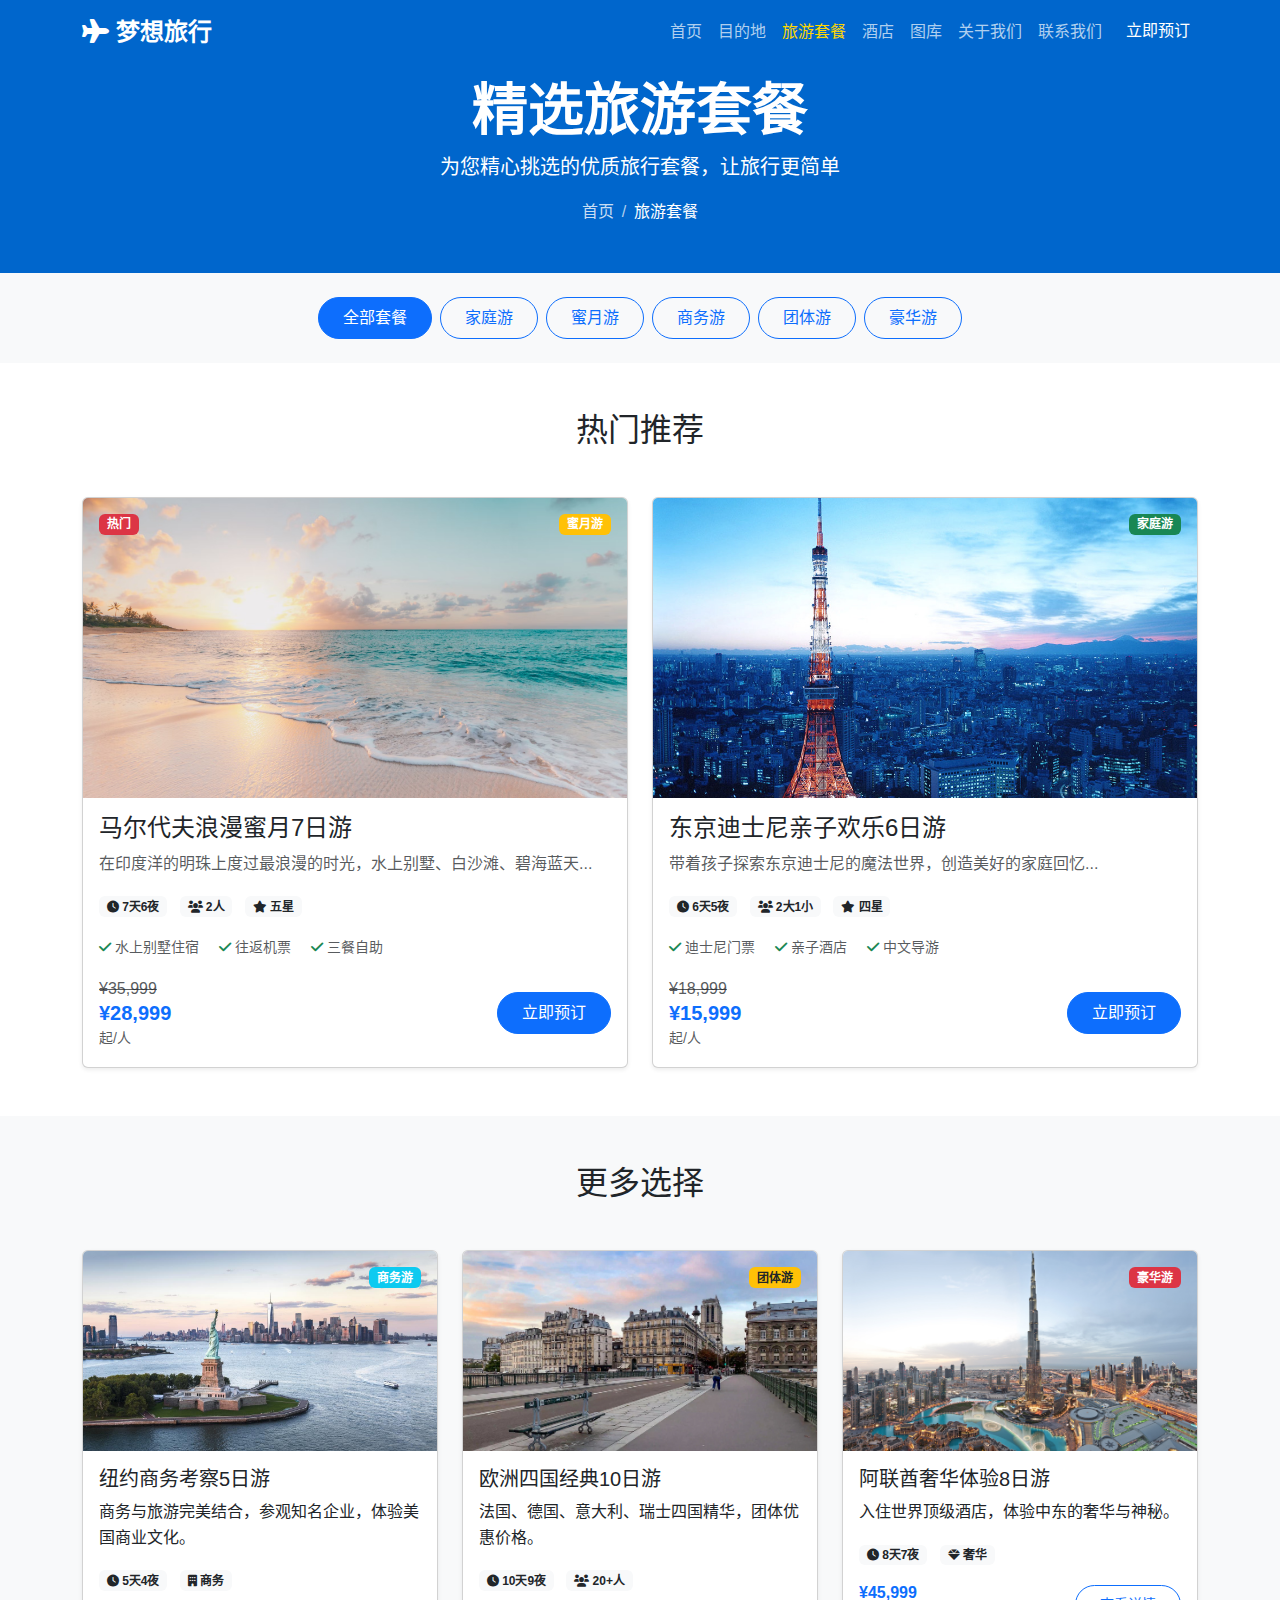
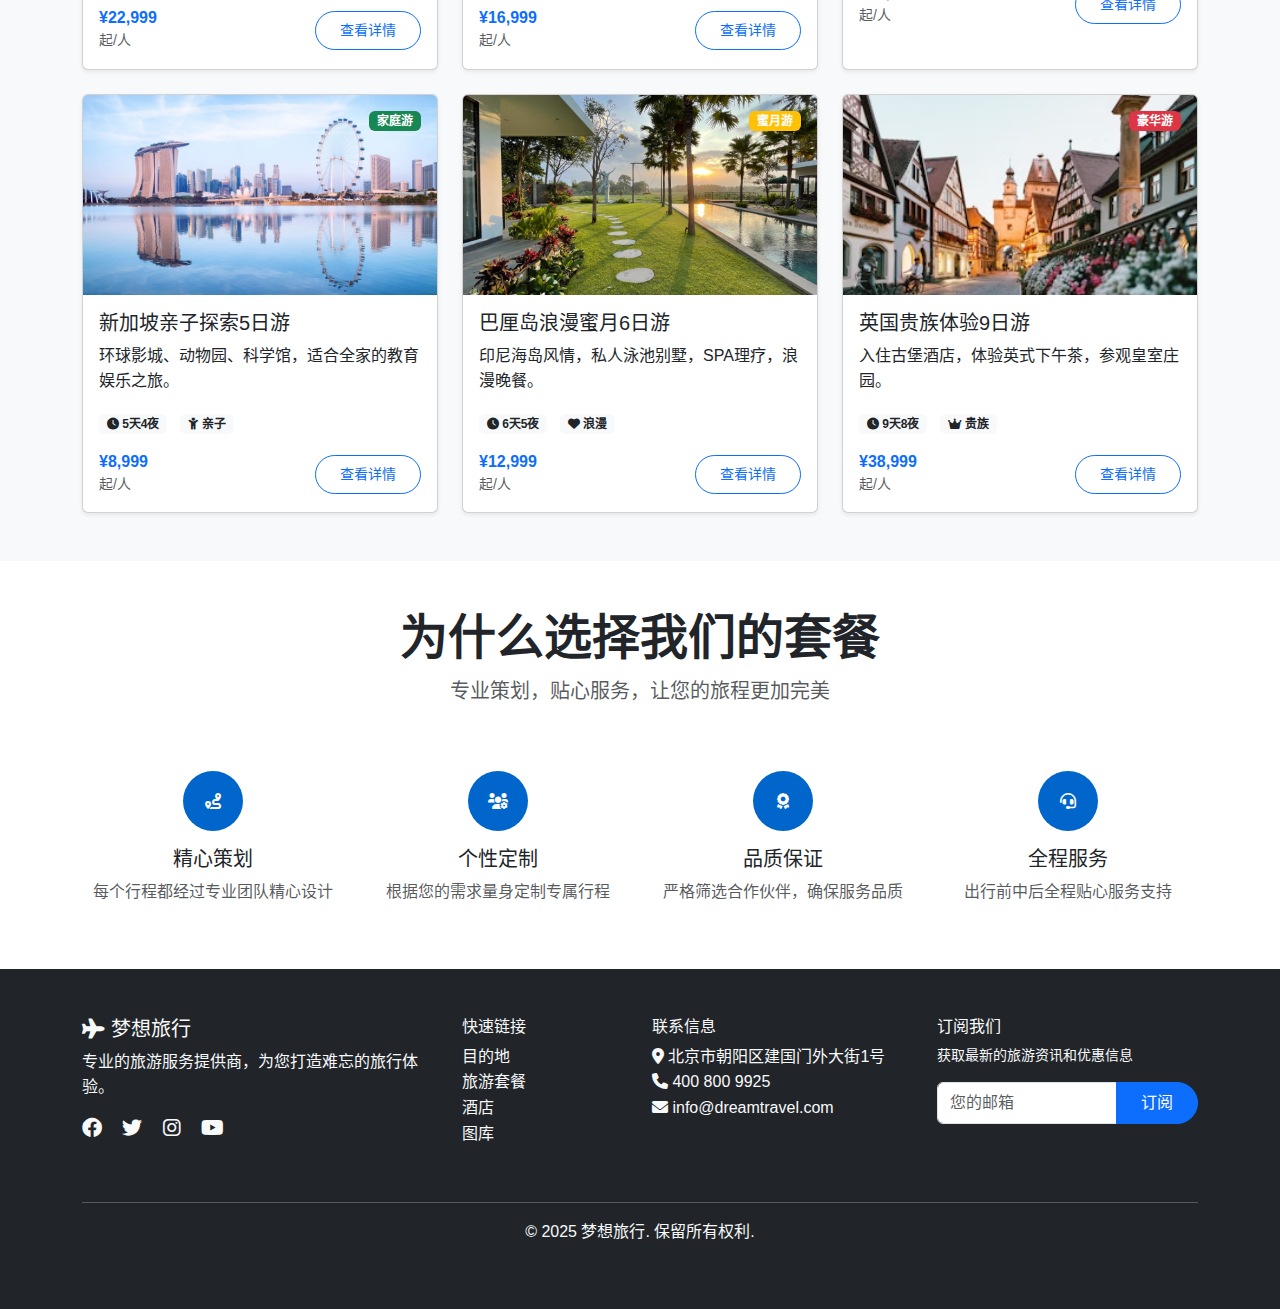
<file: tours.html>
<!DOCTYPE html>
<html lang="zh-CN">
<head>
    <meta charset="UTF-8">
    <meta name="viewport" content="width=device-width, initial-scale=1.0">
    <title>旅游套餐 - 梦想旅行</title>
    <link href="https://cdn.jsdelivr.net/npm/bootstrap@5.3.0/dist/css/bootstrap.min.css" rel="stylesheet">
    <link href="https://cdnjs.cloudflare.com/ajax/libs/font-awesome/6.0.0/css/all.min.css" rel="stylesheet">
    <link href="css/style.css" rel="stylesheet">
</head>
<body>
    <!-- 导航栏 -->
    <nav class="navbar navbar-expand-lg navbar-dark bg-primary fixed-top">
        <div class="container">
            <a class="navbar-brand" href="index.html"><i class="fas fa-plane"></i> 梦想旅行</a>
            <button class="navbar-toggler" type="button" data-bs-toggle="collapse" data-bs-target="#navbarNav">
                <span class="navbar-toggler-icon"></span>
            </button>
            <div class="collapse navbar-collapse" id="navbarNav">
                <ul class="navbar-nav ms-auto">
                    <li class="nav-item"><a class="nav-link" href="index.html">首页</a></li>
                    <li class="nav-item"><a class="nav-link" href="destinations.html">目的地</a></li>
                    <li class="nav-item"><a class="nav-link active" href="tours.html">旅游套餐</a></li>
                    <li class="nav-item"><a class="nav-link" href="hotels.html">酒店</a></li>
                    <li class="nav-item"><a class="nav-link" href="gallery.html">图库</a></li>
                    <li class="nav-item"><a class="nav-link" href="about.html">关于我们</a></li>
                    <li class="nav-item"><a class="nav-link" href="contact.html">联系我们</a></li>
                    <li class="nav-item"><a class="nav-link btn btn-outline-light ms-2" href="booking.html">立即预订</a></li>
                </ul>
            </div>
        </div>
    </nav>

    <!-- 页面头部 -->
    <div class="page-header">
        <div class="container">
            <div class="row">
                <div class="col-12 text-center">
                    <h1 class="display-4 fw-bold">精选旅游套餐</h1>
                    <p class="lead">为您精心挑选的优质旅行套餐，让旅行更简单</p>
                    <nav aria-label="breadcrumb">
                        <ol class="breadcrumb justify-content-center">
                            <li class="breadcrumb-item"><a href="index.html">首页</a></li>
                            <li class="breadcrumb-item active">旅游套餐</li>
                        </ol>
                    </nav>
                </div>
            </div>
        </div>
    </div>

    <!-- 套餐分类 -->
    <section class="py-4 bg-light">
        <div class="container">
            <div class="row">
                <div class="col-lg-12">
                    <div class="d-flex flex-wrap gap-2 justify-content-center">
                        <button class="btn btn-outline-primary active" data-category="all">全部套餐</button>
                        <button class="btn btn-outline-primary" data-category="family">家庭游</button>
                        <button class="btn btn-outline-primary" data-category="honeymoon">蜜月游</button>
                        <button class="btn btn-outline-primary" data-category="business">商务游</button>
                        <button class="btn btn-outline-primary" data-category="group">团体游</button>
                        <button class="btn btn-outline-primary" data-category="luxury">豪华游</button>
                    </div>
                </div>
            </div>
        </div>
    </section>

    <!-- 热门套餐 -->
    <section class="py-5">
        <div class="container">
            <div class="row mb-4">
                <div class="col-12">
                    <h2 class="text-center mb-4">热门推荐</h2>
                </div>
            </div>
            
            <div class="row g-4">
                <!-- 蜜月套餐 -->
                <div class="col-lg-6 tour-item" data-type="honeymoon">
                    <div class="card h-100 shadow-sm">
                        <div class="position-relative">
                            <img src="img/banner/photo-1507525428034-b723cf961d3e.avif" class="card-img-top" style="height: 300px; object-fit: cover;" alt="马尔代夫蜜月">
                            <span class="badge bg-danger position-absolute top-0 start-0 m-3">热门</span>
                            <span class="badge bg-warning position-absolute top-0 end-0 m-3">蜜月游</span>
                        </div>
                        <div class="card-body">
                            <h4 class="card-title">马尔代夫浪漫蜜月7日游</h4>
                            <p class="card-text text-muted">在印度洋的明珠上度过最浪漫的时光，水上别墅、白沙滩、碧海蓝天...</p>
                            
                            <div class="tour-features mb-3">
                                <span class="badge bg-light text-dark me-2"><i class="fas fa-clock"></i> 7天6夜</span>
                                <span class="badge bg-light text-dark me-2"><i class="fas fa-users"></i> 2人</span>
                                <span class="badge bg-light text-dark"><i class="fas fa-star"></i> 五星</span>
                            </div>
                            
                            <div class="tour-includes mb-3">
                                <small class="text-muted">
                                    <i class="fas fa-check text-success me-1"></i>水上别墅住宿
                                    <i class="fas fa-check text-success me-1 ms-3"></i>往返机票
                                    <i class="fas fa-check text-success me-1 ms-3"></i>三餐自助
                                </small>
                            </div>
                            
                            <div class="d-flex justify-content-between align-items-center">
                                <div>
                                    <span class="text-decoration-line-through text-muted">¥35,999</span>
                                    <h5 class="text-primary fw-bold mb-0">¥28,999</h5>
                                    <small class="text-muted">起/人</small>
                                </div>
                                <a href="destination-detail.html" class="btn btn-primary">立即预订</a>
                            </div>
                        </div>
                    </div>
                </div>

                <!-- 家庭套餐 -->
                <div class="col-lg-6 tour-item" data-type="family">
                    <div class="card h-100 shadow-sm">
                        <div class="position-relative">
                            <img src="img/tokyo.jpg" class="card-img-top" style="height: 300px; object-fit: cover;" alt="迪士尼亲子游">
                            <span class="badge bg-success position-absolute top-0 end-0 m-3">家庭游</span>
                        </div>
                        <div class="card-body">
                            <h4 class="card-title">东京迪士尼亲子欢乐6日游</h4>
                            <p class="card-text text-muted">带着孩子探索东京迪士尼的魔法世界，创造美好的家庭回忆...</p>
                            
                            <div class="tour-features mb-3">
                                <span class="badge bg-light text-dark me-2"><i class="fas fa-clock"></i> 6天5夜</span>
                                <span class="badge bg-light text-dark me-2"><i class="fas fa-users"></i> 2大1小</span>
                                <span class="badge bg-light text-dark"><i class="fas fa-star"></i> 四星</span>
                            </div>
                            
                            <div class="tour-includes mb-3">
                                <small class="text-muted">
                                    <i class="fas fa-check text-success me-1"></i>迪士尼门票
                                    <i class="fas fa-check text-success me-1 ms-3"></i>亲子酒店
                                    <i class="fas fa-check text-success me-1 ms-3"></i>中文导游
                                </small>
                            </div>
                            
                            <div class="d-flex justify-content-between align-items-center">
                                <div>
                                    <span class="text-decoration-line-through text-muted">¥18,999</span>
                                    <h5 class="text-primary fw-bold mb-0">¥15,999</h5>
                                    <small class="text-muted">起/人</small>
                                </div>
                                <a href="destination-detail.html" class="btn btn-primary">立即预订</a>
                            </div>
                        </div>
                    </div>
                </div>
            </div>
        </div>
    </section>

    <!-- 更多套餐 -->
    <section class="py-5 bg-light">
        <div class="container">
            <div class="row mb-4">
                <div class="col-12">
                    <h2 class="text-center mb-4">更多选择</h2>
                </div>
            </div>
            
            <div class="row g-4">
                <!-- 商务套餐 -->
                <div class="col-lg-4 col-md-6 tour-item" data-type="business">
                    <div class="card h-100 shadow-sm">
                        <div class="position-relative">
                            <img src="img/new york.jpg" class="card-img-top" style="height: 200px; object-fit: cover;" alt="纽约商务">
                            <span class="badge bg-info position-absolute top-0 end-0 m-3">商务游</span>
                        </div>
                        <div class="card-body">
                            <h5 class="card-title">纽约商务考察5日游</h5>
                            <p class="card-text">商务与旅游完美结合，参观知名企业，体验美国商业文化。</p>
                            
                            <div class="tour-features mb-3">
                                <span class="badge bg-light text-dark me-2"><i class="fas fa-clock"></i> 5天4夜</span>
                                <span class="badge bg-light text-dark"><i class="fas fa-building"></i> 商务</span>
                            </div>
                            
                            <div class="d-flex justify-content-between align-items-center">
                                <div>
                                    <h6 class="text-primary fw-bold mb-0">¥22,999</h6>
                                    <small class="text-muted">起/人</small>
                                </div>
                                <a href="destination-detail.html" class="btn btn-outline-primary btn-sm">查看详情</a>
                            </div>
                        </div>
                    </div>
                </div>

                <!-- 团体套餐 -->
                <div class="col-lg-4 col-md-6 tour-item" data-type="group">
                    <div class="card h-100 shadow-sm">
                        <div class="position-relative">
                            <img src="img/Paris street.jpg" class="card-img-top" style="height: 200px; object-fit: cover;" alt="欧洲团体">
                            <span class="badge bg-warning text-dark position-absolute top-0 end-0 m-3">团体游</span>
                        </div>
                        <div class="card-body">
                            <h5 class="card-title">欧洲四国经典10日游</h5>
                            <p class="card-text">法国、德国、意大利、瑞士四国精华，团体优惠价格。</p>
                            
                            <div class="tour-features mb-3">
                                <span class="badge bg-light text-dark me-2"><i class="fas fa-clock"></i> 10天9夜</span>
                                <span class="badge bg-light text-dark"><i class="fas fa-users"></i> 20+人</span>
                            </div>
                            
                            <div class="d-flex justify-content-between align-items-center">
                                <div>
                                    <h6 class="text-primary fw-bold mb-0">¥16,999</h6>
                                    <small class="text-muted">起/人</small>
                                </div>
                                <a href="destination-detail.html" class="btn btn-outline-primary btn-sm">查看详情</a>
                            </div>
                        </div>
                    </div>
                </div>

                <!-- 豪华套餐 -->
                <div class="col-lg-4 col-md-6 tour-item" data-type="luxury">
                    <div class="card h-100 shadow-sm">
                        <div class="position-relative">
                            <img src="img/dubai.jpg" class="card-img-top" style="height: 200px; object-fit: cover;" alt="阿联酋豪华">
                            <span class="badge bg-danger position-absolute top-0 end-0 m-3">豪华游</span>
                        </div>
                        <div class="card-body">
                            <h5 class="card-title">阿联酋奢华体验8日游</h5>
                            <p class="card-text">入住世界顶级酒店，体验中东的奢华与神秘。</p>
                            
                            <div class="tour-features mb-3">
                                <span class="badge bg-light text-dark me-2"><i class="fas fa-clock"></i> 8天7夜</span>
                                <span class="badge bg-light text-dark"><i class="fas fa-gem"></i> 奢华</span>
                            </div>
                            
                            <div class="d-flex justify-content-between align-items-center">
                                <div>
                                    <h6 class="text-primary fw-bold mb-0">¥45,999</h6>
                                    <small class="text-muted">起/人</small>
                                </div>
                                <a href="destination-detail.html" class="btn btn-outline-primary btn-sm">查看详情</a>
                            </div>
                        </div>
                    </div>
                </div>

                <!-- 更多家庭套餐 -->
                <div class="col-lg-4 col-md-6 tour-item" data-type="family">
                    <div class="card h-100 shadow-sm">
                        <div class="position-relative">
                            <img src="img/singapore.jpg" class="card-img-top" style="height: 200px; object-fit: cover;" alt="新加坡亲子">
                            <span class="badge bg-success position-absolute top-0 end-0 m-3">家庭游</span>
                        </div>
                        <div class="card-body">
                            <h5 class="card-title">新加坡亲子探索5日游</h5>
                            <p class="card-text">环球影城、动物园、科学馆，适合全家的教育娱乐之旅。</p>
                            
                            <div class="tour-features mb-3">
                                <span class="badge bg-light text-dark me-2"><i class="fas fa-clock"></i> 5天4夜</span>
                                <span class="badge bg-light text-dark"><i class="fas fa-child"></i> 亲子</span>
                            </div>
                            
                            <div class="d-flex justify-content-between align-items-center">
                                <div>
                                    <h6 class="text-primary fw-bold mb-0">¥8,999</h6>
                                    <small class="text-muted">起/人</small>
                                </div>
                                <a href="destination-detail.html" class="btn btn-outline-primary btn-sm">查看详情</a>
                            </div>
                        </div>
                    </div>
                </div>

                <!-- 蜜月套餐2 -->
                <div class="col-lg-4 col-md-6 tour-item" data-type="honeymoon">
                    <div class="card h-100 shadow-sm">
                        <div class="position-relative">
                            <img src="img/balidao.jpg" class="card-img-top" style="height: 200px; object-fit: cover;" alt="巴厘岛蜜月">
                            <span class="badge bg-warning position-absolute top-0 end-0 m-3">蜜月游</span>
                        </div>
                        <div class="card-body">
                            <h5 class="card-title">巴厘岛浪漫蜜月6日游</h5>
                            <p class="card-text">印尼海岛风情，私人泳池别墅，SPA理疗，浪漫晚餐。</p>
                            
                            <div class="tour-features mb-3">
                                <span class="badge bg-light text-dark me-2"><i class="fas fa-clock"></i> 6天5夜</span>
                                <span class="badge bg-light text-dark"><i class="fas fa-heart"></i> 浪漫</span>
                            </div>
                            
                            <div class="d-flex justify-content-between align-items-center">
                                <div>
                                    <h6 class="text-primary fw-bold mb-0">¥12,999</h6>
                                    <small class="text-muted">起/人</small>
                                </div>
                                <a href="destination-detail.html" class="btn btn-outline-primary btn-sm">查看详情</a>
                            </div>
                        </div>
                    </div>
                </div>

                <!-- 豪华套餐2 -->
                <div class="col-lg-4 col-md-6 tour-item" data-type="luxury">
                    <div class="card h-100 shadow-sm">
                        <div class="position-relative">
                            <img src="img/london.avif" class="card-img-top" style="height: 200px; object-fit: cover;" alt="英国贵族">
                            <span class="badge bg-danger position-absolute top-0 end-0 m-3">豪华游</span>
                        </div>
                        <div class="card-body">
                            <h5 class="card-title">英国贵族体验9日游</h5>
                            <p class="card-text">入住古堡酒店，体验英式下午茶，参观皇室庄园。</p>
                            
                            <div class="tour-features mb-3">
                                <span class="badge bg-light text-dark me-2"><i class="fas fa-clock"></i> 9天8夜</span>
                                <span class="badge bg-light text-dark"><i class="fas fa-crown"></i> 贵族</span>
                            </div>
                            
                            <div class="d-flex justify-content-between align-items-center">
                                <div>
                                    <h6 class="text-primary fw-bold mb-0">¥38,999</h6>
                                    <small class="text-muted">起/人</small>
                                </div>
                                <a href="destination-detail.html" class="btn btn-outline-primary btn-sm">查看详情</a>
                            </div>
                        </div>
                    </div>
                </div>
            </div>
        </div>
    </section>

    <!-- 为什么选择我们 -->
    <section class="py-5">
        <div class="container">
            <div class="row mb-5">
                <div class="col-12 text-center">
                    <h2 class="display-5 fw-bold">为什么选择我们的套餐</h2>
                    <p class="lead text-muted">专业策划，贴心服务，让您的旅程更加完美</p>
                </div>
            </div>
            <div class="row g-4">
                <div class="col-lg-3 col-md-6 text-center">
                    <div class="feature-icon">
                        <i class="fas fa-route"></i>
                    </div>
                    <h5>精心策划</h5>
                    <p class="text-muted">每个行程都经过专业团队精心设计</p>
                </div>
                <div class="col-lg-3 col-md-6 text-center">
                    <div class="feature-icon">
                        <i class="fas fa-users-cog"></i>
                    </div>
                    <h5>个性定制</h5>
                    <p class="text-muted">根据您的需求量身定制专属行程</p>
                </div>
                <div class="col-lg-3 col-md-6 text-center">
                    <div class="feature-icon">
                        <i class="fas fa-award"></i>
                    </div>
                    <h5>品质保证</h5>
                    <p class="text-muted">严格筛选合作伙伴，确保服务品质</p>
                </div>
                <div class="col-lg-3 col-md-6 text-center">
                    <div class="feature-icon">
                        <i class="fas fa-headset"></i>
                    </div>
                    <h5>全程服务</h5>
                    <p class="text-muted">出行前中后全程贴心服务支持</p>
                </div>
            </div>
        </div>
    </section>

    <!-- 页脚 -->
    <footer class="bg-dark text-light py-5">
        <div class="container">
            <div class="row">
                <div class="col-lg-4 mb-4">
                    <h5><i class="fas fa-plane"></i> 梦想旅行</h5>
                    <p>专业的旅游服务提供商，为您打造难忘的旅行体验。</p>
                    <div class="social-links">
                        <a href="#" class="text-light me-3"><i class="fab fa-facebook fa-lg"></i></a>
                        <a href="#" class="text-light me-3"><i class="fab fa-twitter fa-lg"></i></a>
                        <a href="#" class="text-light me-3"><i class="fab fa-instagram fa-lg"></i></a>
                        <a href="#" class="text-light"><i class="fab fa-youtube fa-lg"></i></a>
                    </div>
                </div>
                <div class="col-lg-2 col-md-6 mb-4">
                    <h6>快速链接</h6>
                    <ul class="list-unstyled">
                        <li><a href="destinations.html" class="text-light text-decoration-none">目的地</a></li>
                        <li><a href="tours.html" class="text-light text-decoration-none">旅游套餐</a></li>
                        <li><a href="hotels.html" class="text-light text-decoration-none">酒店</a></li>
                        <li><a href="gallery.html" class="text-light text-decoration-none">图库</a></li>
                    </ul>
                </div>
                <div class="col-lg-3 col-md-6 mb-4">
                    <h6>联系信息</h6>
                    <ul class="list-unstyled">
                        <li><i class="fas fa-map-marker-alt"></i> 北京市朝阳区建国门外大街1号</li>
                        <li><i class="fas fa-phone"></i> 400 800 9925</li>
                        <li><i class="fas fa-envelope"></i> info@dreamtravel.com</li>
                    </ul>
                </div>
                <div class="col-lg-3 mb-4">
                    <h6>订阅我们</h6>
                    <p class="small">获取最新的旅游资讯和优惠信息</p>
                    <div class="input-group">
                        <input type="email" class="form-control" placeholder="您的邮箱">
                        <button class="btn btn-primary" type="button">订阅</button>
                    </div>
                </div>
            </div>
            <hr>
            <div class="row">
                <div class="col-12 text-center">
                    <p>&copy; 2025 梦想旅行. 保留所有权利.</p>
                </div>
            </div>
        </div>
    </footer>

    <script src="https://cdn.jsdelivr.net/npm/bootstrap@5.3.0/dist/js/bootstrap.bundle.min.js"></script>
    <script src="js/script.js"></script>
    <script>
        // 套餐筛选功能
        document.addEventListener('DOMContentLoaded', function() {
            const categoryButtons = document.querySelectorAll('[data-category]');
            const tourItems = document.querySelectorAll('.tour-item');

            categoryButtons.forEach(button => {
                button.addEventListener('click', function() {
                    const category = this.getAttribute('data-category');
                    
                    // 更新按钮状态
                    categoryButtons.forEach(btn => btn.classList.remove('active'));
                    this.classList.add('active');
                    
                    // 筛选套餐
                    tourItems.forEach(item => {
                        const type = item.getAttribute('data-type');
                        if (category === 'all' || type === category) {
                            item.style.display = 'block';
                        } else {
                            item.style.display = 'none';
                        }
                    });
                });
            });
        });
    </script>
</body>
</html>
</file>
<file: css/style.css>
@media (max-width: 991.98px) {
    .page-header {
        padding-top: 72px !important; /* 手机端导航栏高度加大，防止内容被遮挡 */
    }
    z-index: 1050;
}
/* 自定义样式 */
:root {
    --primary-color: #0066cc;
    --secondary-color: #f8f9fa;
    --accent-color: #ffc107;
    --dark-color: #343a40;
    --light-color: #ffffff;
}

body {
    font-family: 'Segoe UI', Tahoma, Geneva, Verdana, sans-serif;
    line-height: 1.6;
    padding-top: 0 !important; /* 彻底去除body顶部白边 */
}

/* 导航栏样式 */
/* 修复导航栏 fixed-top 层级问题，确保不被内容覆盖 */
.navbar.fixed-top {
    z-index: 1055 !important;
}
.navbar-brand {
    font-weight: bold;
    font-size: 1.5rem;
}

/* 确保导航栏在所有页面都有正确的颜色 */
.navbar.navbar-dark.bg-primary {
    background-color: var(--primary-color) !important;
    /* border-bottom: 1px solid rgba(255, 255, 255, 0.1);  移除白边 */
}

.navbar.navbar-dark .navbar-brand {
    color: #ffffff !important;
}

.navbar.navbar-dark .navbar-nav .nav-link {
    color: rgba(255, 255, 255, 0.7) !important; /* Default light white */
}

.navbar.navbar-dark .navbar-nav .nav-link:hover,
.navbar.navbar-dark .navbar-nav .nav-link:focus {
    color: #ffffff !important; /* Hover effect in white */
}

.navbar.navbar-dark .navbar-nav .nav-link.active {
    color: #FFD700 !important; /* Highlight current page in yellow */
    font-weight: 500;
}

.navbar.navbar-dark .btn-outline-light {
    color: #ffffff !important;
    border-color: rgba(255, 255, 255, 0.8) !important;
}

.navbar.navbar-dark .btn-outline-light:hover {
    background-color: #ffffff !important;
    color: var(--primary-color) !important;
    border-color: #ffffff !important;
    transform: translateY(-2px);
    box-shadow: 0 5px 15px rgba(0, 0, 0, 0.2);
}

/* 修复活跃状态的预订按钮样式 */
.navbar.navbar-dark .btn-outline-light.active {
    background-color: rgba(255, 255, 255, 0.2) !important;
    color: #ffffff !important;
    border-color: #ffffff !important;
}

/* 修复活跃状态按钮的悬停效果 */
.navbar.navbar-dark .btn-outline-light.active:hover {
    background-color: #ffffff !important;
    color: var(--primary-color) !important;
    border-color: #ffffff !important;
    transform: translateY(-2px);
    box-shadow: 0 5px 15px rgba(0, 0, 0, 0.2);
}

/* 强制导航栏按钮悬停样式 - 最高优先级 */
.navbar-dark .btn.btn-outline-light:not(.active):hover {
    background-color: #ffffff !important;
    color: #0066cc !important;
    border-color: #ffffff !important;
}

.navbar-dark .btn.btn-outline-light.active:hover {
    background-color: #ffffff !important;
    color: #0066cc !important;
    border-color: #ffffff !important;
}

/* 确保非悬停状态正确 */
.navbar-dark .btn.btn-outline-light:not(.active) {
    background-color: transparent !important;
    color: #ffffff !important;
    border-color: rgba(255, 255, 255, 0.8) !important;
}

.navbar-dark .btn.btn-outline-light.active {
    background-color: rgba(255, 255, 255, 0.2) !important;
    color: #ffffff !important;
    border-color: #ffffff !important;
}

/* 英雄区域样式 */
.hero-section {
    position: relative;
    height: 70vh;
    min-height: 500px;
}

.hero-section .carousel-item img {
    height: 70vh;
    min-height: 500px;
    object-fit: cover;
}

.carousel-caption {
    background: rgba(0, 0, 0, 0.5);
    padding: 2rem;
    border-radius: 10px;
    backdrop-filter: blur(5px);
}

/* 搜索区域样式 */
.search-section {
    margin-top: -50px;
    position: relative;
    z-index: 10;
}

/* 卡片样式 */
.destination-card {
    transition: all 0.3s ease;
    border: none;
    overflow: hidden;
}

.destination-card:hover {
    transform: translateY(-10px);
    box-shadow: 0 10px 30px rgba(0, 0, 0, 0.15) !important;
}

.destination-card img {
    height: 250px;
    object-fit: cover;
    transition: all 0.3s ease;
}

.destination-card:hover img {
    transform: scale(1.05);
}

/* 服务项目样式 */
.service-item {
    padding: 2rem 1rem;
    transition: all 0.3s ease;
}

.service-item:hover {
    transform: translateY(-5px);
}

.service-icon {
    transition: all 0.3s ease;
}

.service-item:hover .service-icon {
    transform: scale(1.1);
}

/* 图片样式 */
.gallery-item {
    position: relative;
    overflow: hidden;
    border-radius: 10px;
    margin-bottom: 1rem;
}

.gallery-item img {
    transition: all 0.3s ease;
    width: 100%;
    height: 250px;
    object-fit: cover;
}

.gallery-item:hover img {
    transform: scale(1.1);
}

.gallery-overlay {
    position: absolute;
    top: 0;
    left: 0;
    right: 0;
    bottom: 0;
    background: rgba(0, 0, 0, 0.7);
    display: flex;
    align-items: center;
    justify-content: center;
    opacity: 0;
    transition: all 0.3s ease;
}

.gallery-item:hover .gallery-overlay {
    opacity: 1;
}

/* 预订表单样式 */
.booking-form {
    background: white;
    border-radius: 15px;
    box-shadow: 0 10px 30px rgba(0, 0, 0, 0.1);
    padding: 2rem;
    position: relative;
}

/* 在大屏幕上为预订表单添加粘性定位，但仅对第一个卡片 */
@media (min-width: 992px) {
    .booking-form .card:first-child {
        position: sticky;
        top: 100px;
        z-index: 10;
    }
}

/* 预订表单粘性定位 */
@media (max-width: 991.98px) {
    .booking-form {
        position: static;
        top: auto;
    }
}

/* 相关推荐卡片样式 */
.recommendation-card {
    transition: transform 0.2s;
}

.recommendation-card:hover {
    transform: translateY(-2px);
}

/* 推荐部分样式 */
.recommendations-section {
    margin-top: 2rem;
}

@media (min-width: 992px) {
    .recommendations-section {
        margin-top: 2rem;
        /* 确保推荐部分不被遮挡 */
        position: relative;
        z-index: 1;
    }
}

/* 响应式样式 */
@media (max-width: 768px) {
    .hero-section {
        height: 50vh;
        min-height: 400px;
    }
    
    .hero-section .carousel-item img {
        height: 50vh;
        min-height: 400px;
    }
    
    .carousel-caption h1 {
        font-size: 2rem;
    }
    
    .search-section {
        margin-top: 0;
    }
    
    .display-5 {
        font-size: 2rem;
    }
    
    .page-header {
        margin-top: 60px; /* Add spacing to prevent text from being blocked */
    }
}

/* 动画效果 */
@keyframes fadeInUp {
    from {
        opacity: 0;
        transform: translateY(30px);
    }
    to {
        opacity: 1;
        transform: translateY(0);
    }
}

.animate-fade-in-up {
    animation: fadeInUp 0.6s ease-out;
}

/* 按钮样式 */
.btn {
    border-radius: 25px;
    padding: 0.5rem 1.5rem;
    transition: all 0.3s ease;
}

.btn:hover {
    transform: translateY(-2px);
    box-shadow: 0 5px 15px rgba(0, 0, 0, 0.2);
}

/* 价格标签样式 */
.price-tag {
    background: var(--accent-color);
    color: var(--dark-color);
    padding: 0.5rem 1rem;
    border-radius: 20px;
    font-weight: bold;
}

/* 评分星星样式 */
.rating {
    color: #ffc107;
}

/* 表单样式 */
.form-control:focus {
    border-color: var(--primary-color);
    box-shadow: 0 0 0 0.2rem rgba(0, 102, 204, 0.25);
}

/* 社交媒体链接样式 */
.social-links a {
    transition: all 0.3s ease;
}

.social-links a:hover {
    transform: translateY(-3px);
    color: var(--accent-color) !important;
}

/* 加载动画 */
.spinner {
    width: 40px;
    height: 40px;
    border: 4px solid #f3f3f3;
    border-top: 4px solid var(--primary-color);
    border-radius: 50%;
    animation: spin 1s linear infinite;
}

@keyframes spin {
    0% { transform: rotate(0deg); }
    100% { transform: rotate(360deg); }
}

/* 自定义滚动条 */
::-webkit-scrollbar {
    width: 8px;
}

::-webkit-scrollbar-track {
    background: #f1f1f1;
}

::-webkit-scrollbar-thumb {
    background: var(--primary-color);
    border-radius: 4px;
}

::-webkit-scrollbar-thumb:hover {
    background: #004d99;
}

/* 页面特定样式 */
.page-header {
    background: var(--primary-color); /* Unified color with the navigation bar */
    color: white;
    padding: 4rem 0 2rem 0;
    padding-top: 76px; /* Consistent with navigation bar height */
}

@media (max-width: 991.98px) {
    .page-header {
        padding-top: 56px !important; /* 响应式导航栏高度 */
    }
}


.breadcrumb {
    background: transparent;
    padding: 0;
}

.breadcrumb-item + .breadcrumb-item::before {
    color: rgba(255, 255, 255, 0.7);
}

.breadcrumb-item a {
    color: rgba(255, 255, 255, 0.8);
    text-decoration: none;
}

.breadcrumb-item.active {
    color: white;
}

/* 详情页样式 */
.destination-detail-header {
    position: relative;
    height: 60vh;
    background-size: cover;
    background-position: center;
    display: flex;
    align-items: end;
}

.destination-detail-header::before {
    content: '';
    position: absolute;
    top: 0;
    left: 0;
    right: 0;
    bottom: 0;
    background: linear-gradient(transparent, rgba(0, 0, 0, 0.7));
}

.destination-detail-content {
    position: relative;
    z-index: 2;
    color: white;
    padding: 2rem 0;
}

/* 图标样式 */
.feature-icon {
    width: 60px;
    height: 60px;
    background: var(--primary-color);
    color: white;
    border-radius: 50%;
    display: flex;
    align-items: center;
    justify-content: center;
    margin: 0 auto 1rem auto;
}

/* 统计数字样式 */
.stat-number {
    font-size: 3rem;
    font-weight: bold;
    color: var(--primary-color);
    line-height: 1;
}

/* 时间线样式 */
.timeline {
    position: relative;
    padding-left: 3rem;
}

.timeline::before {
    content: '';
    position: absolute;
    left: 1rem;
    top: 0;
    bottom: 0;
    width: 2px;
    background: var(--primary-color);
}

.timeline-item {
    position: relative;
    margin-bottom: 2rem;
}

.timeline-item::before {
    content: '';
    position: absolute;
    left: -2.5rem;
    top: 0.5rem;
    width: 1rem;
    height: 1rem;
    background: var(--primary-color);
    border-radius: 50%;
    border: 3px solid white;
    box-shadow: 0 0 0 3px var(--primary-color);
}

/* 回到顶部箭头样式 */
.fa-arrow-up {
    display: flex;
    align-items: center;
    justify-content: center;
}
</file>
